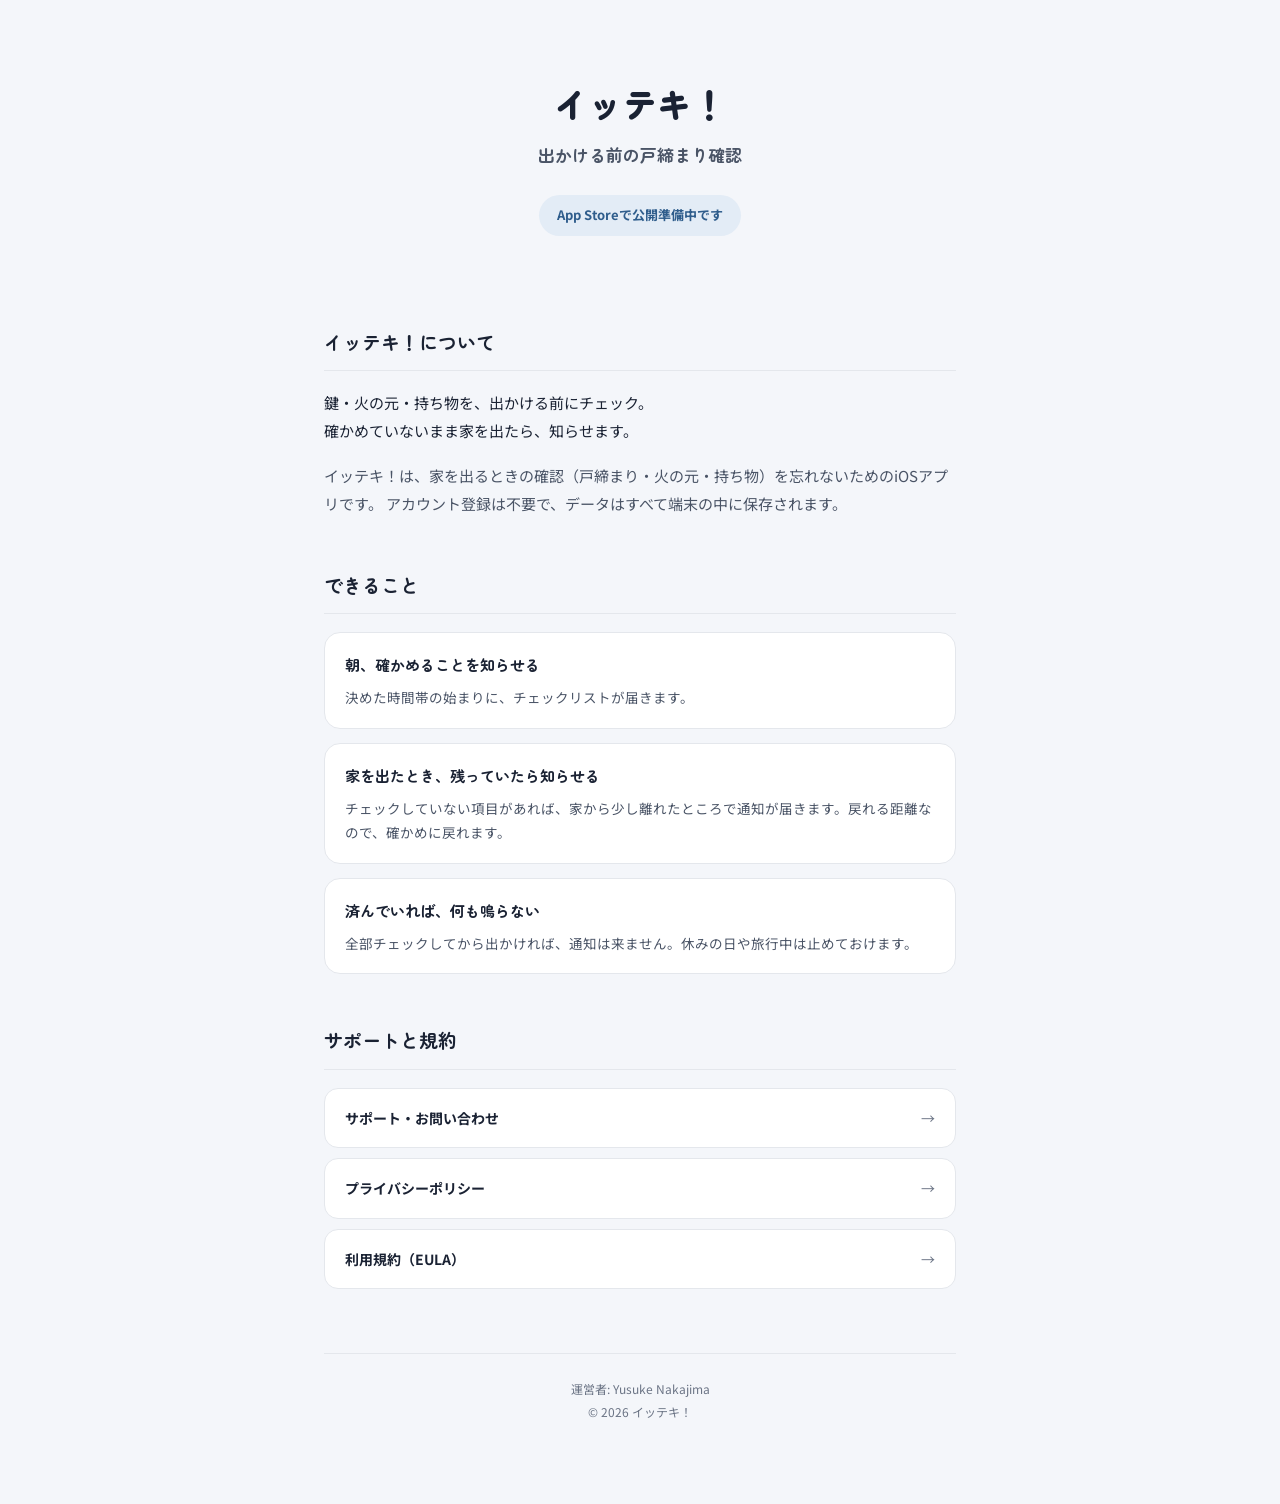
<file: Itteki/index.html>
<!doctype html>
<html lang="ja">
<meta charset="utf-8">
<meta name="viewport" content="width=device-width, initial-scale=1">
<title>イッテキ！ — 出かける前の戸締まり確認</title>
<meta name="description" content="登録した場所を出たとき、確かめていない項目（鍵・ガス・エアコン・財布など）が残っていたら知らせるiOSアプリです。">
<link rel="stylesheet" href="https://fonts.googleapis.com/css2?family=Zen+Maru+Gothic:wght@500;700;900&family=Noto+Sans+JP:wght@400;500;700&display=swap">
<link rel="stylesheet" href="style.css">

<div class="wrap">
  <header class="hero">
    <h1>イッテキ！</h1>
    <p class="tagline">出かける前の戸締まり確認</p>
    <!-- 公開後、ここをApp Storeへのリンクに差し替える -->
    <span class="status">App Storeで公開準備中です</span>
  </header>

  <section>
    <h2>イッテキ！について</h2>
    <p class="lead">
      鍵・火の元・持ち物を、出かける前にチェック。<br>
      確かめていないまま家を出たら、知らせます。
    </p>
    <p>
      イッテキ！は、家を出るときの確認（戸締まり・火の元・持ち物）を忘れないためのiOSアプリです。
      アカウント登録は不要で、データはすべて端末の中に保存されます。
    </p>
  </section>

  <section>
    <h2>できること</h2>
    <div class="features">
      <div class="feature">
        <h3>朝、確かめることを知らせる</h3>
        <p>決めた時間帯の始まりに、チェックリストが届きます。</p>
      </div>
      <div class="feature">
        <h3>家を出たとき、残っていたら知らせる</h3>
        <p>チェックしていない項目があれば、家から少し離れたところで通知が届きます。戻れる距離なので、確かめに戻れます。</p>
      </div>
      <div class="feature">
        <h3>済んでいれば、何も鳴らない</h3>
        <p>全部チェックしてから出かければ、通知は来ません。休みの日や旅行中は止めておけます。</p>
      </div>
    </div>
  </section>

  <section>
    <h2>サポートと規約</h2>
    <nav class="links">
      <a href="support.html">サポート・お問い合わせ<span class="arrow">→</span></a>
      <a href="privacy.html">プライバシーポリシー<span class="arrow">→</span></a>
      <a href="https://www.apple.com/legal/internet-services/itunes/dev/stdeula/">利用規約（EULA）<span class="arrow">→</span></a>
    </nav>
  </section>

  <footer>
    運営者: Yusuke Nakajima<br>
    &copy; 2026 イッテキ！
  </footer>
</div>
</file>
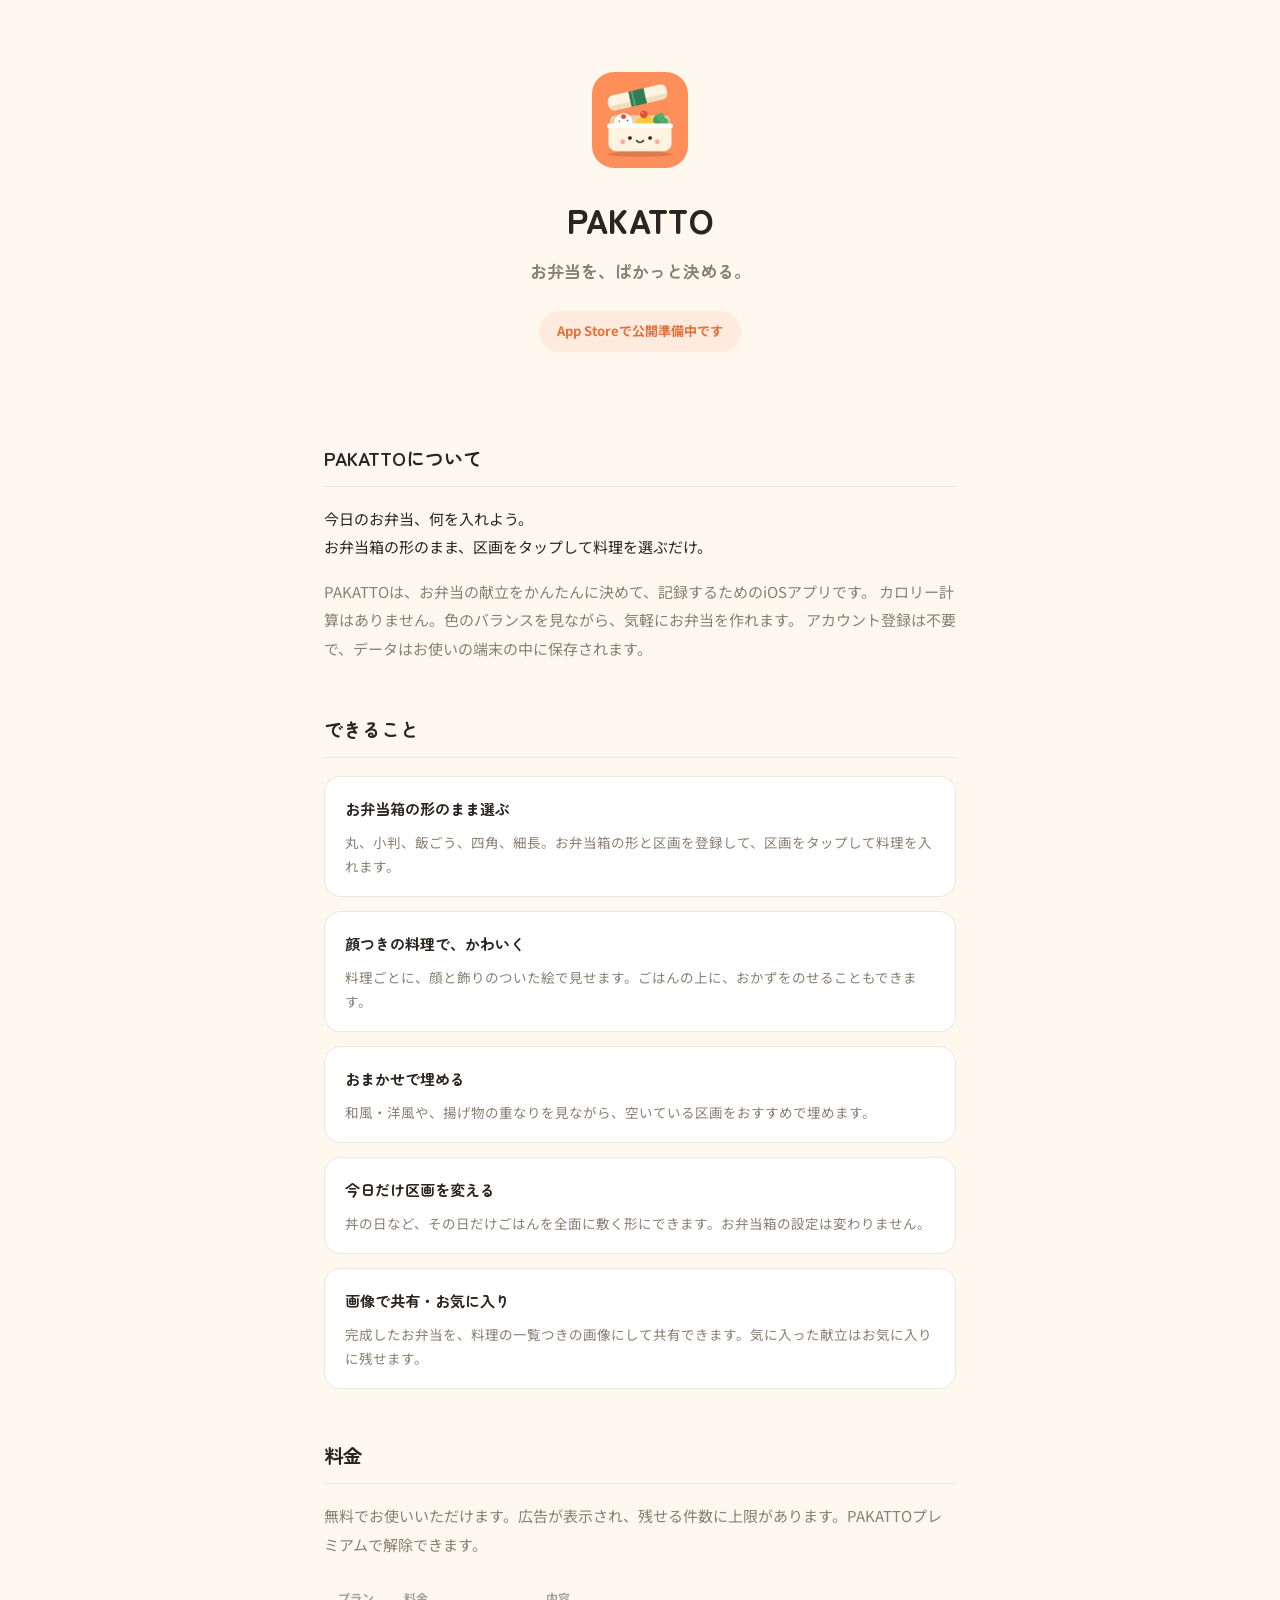
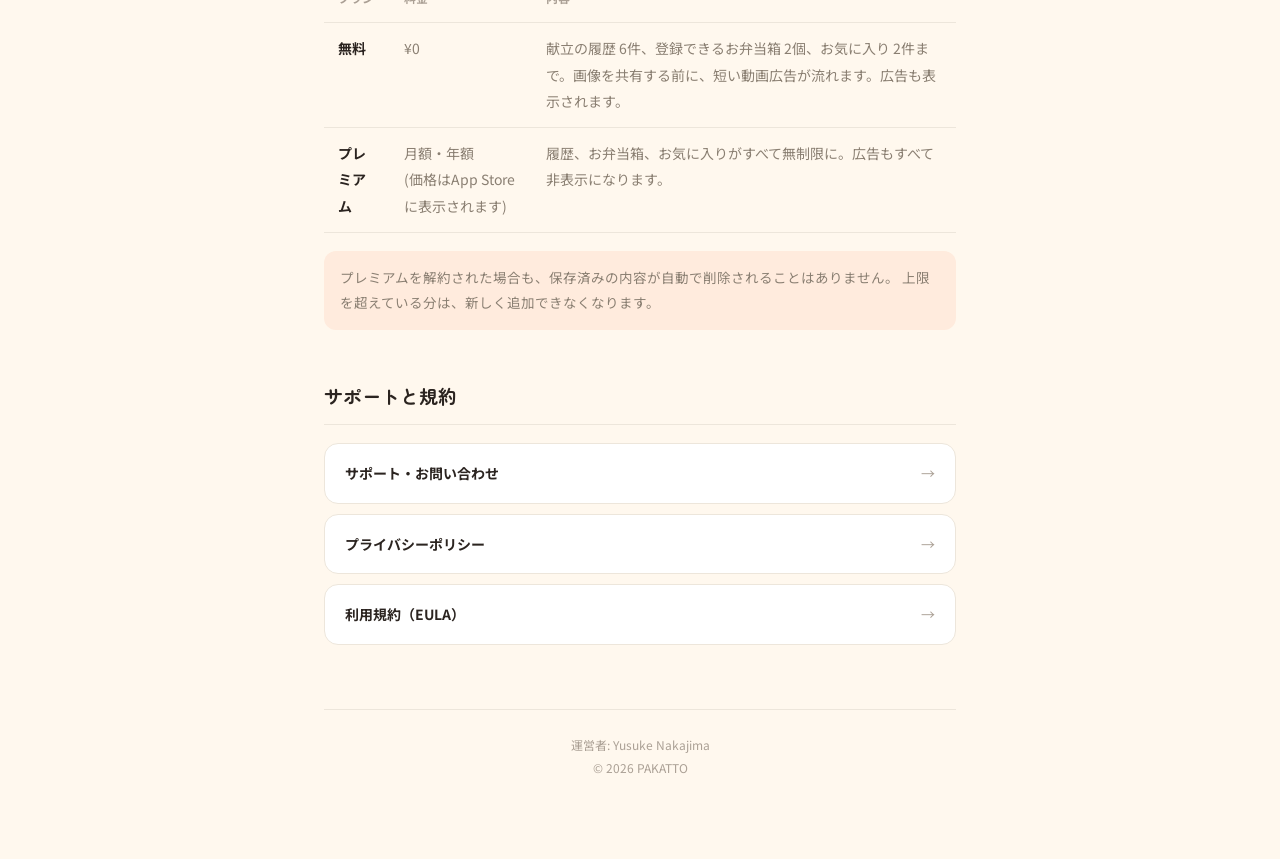
<file: PAKATTO/index.html>
<!doctype html>
<html lang="ja">
<meta charset="utf-8">
<meta name="viewport" content="width=device-width, initial-scale=1">
<title>PAKATTO — お弁当を、ぱかっと決める</title>
<meta name="description" content="お弁当箱の形に合わせて、区画ごとに料理を選ぶだけ。かんたんなお弁当の献立アプリです。">
<link rel="icon" href="icon.png">
<link rel="stylesheet" href="https://fonts.googleapis.com/css2?family=Zen+Maru+Gothic:wght@500;700;900&family=Noto+Sans+JP:wght@400;500;700&display=swap">
<link rel="stylesheet" href="style.css">

<!-- アプリ名を変えるときは、このフォルダ名とPAKATTOの表記(5ページ)を置き換える -->
<div class="wrap">
  <header class="hero">
    <img class="icon" src="icon.png" alt="PAKATTO">
    <h1>PAKATTO</h1>
    <p class="tagline">お弁当を、ぱかっと決める。</p>
    <!-- 公開後、ここをApp Storeへのリンクに差し替える -->
    <span class="status">App Storeで公開準備中です</span>
  </header>

  <section>
    <h2>PAKATTOについて</h2>
    <p class="lead">
      今日のお弁当、何を入れよう。<br>
      お弁当箱の形のまま、区画をタップして料理を選ぶだけ。
    </p>
    <p>
      PAKATTOは、お弁当の献立をかんたんに決めて、記録するためのiOSアプリです。
      カロリー計算はありません。色のバランスを見ながら、気軽にお弁当を作れます。
      アカウント登録は不要で、データはお使いの端末の中に保存されます。
    </p>
  </section>

  <section>
    <h2>できること</h2>
    <div class="features">
      <div class="feature">
        <h3>お弁当箱の形のまま選ぶ</h3>
        <p>丸、小判、飯ごう、四角、細長。お弁当箱の形と区画を登録して、区画をタップして料理を入れます。</p>
      </div>
      <div class="feature">
        <h3>顔つきの料理で、かわいく</h3>
        <p>料理ごとに、顔と飾りのついた絵で見せます。ごはんの上に、おかずをのせることもできます。</p>
      </div>
      <div class="feature">
        <h3>おまかせで埋める</h3>
        <p>和風・洋風や、揚げ物の重なりを見ながら、空いている区画をおすすめで埋めます。</p>
      </div>
      <div class="feature">
        <h3>今日だけ区画を変える</h3>
        <p>丼の日など、その日だけごはんを全面に敷く形にできます。お弁当箱の設定は変わりません。</p>
      </div>
      <div class="feature">
        <h3>画像で共有・お気に入り</h3>
        <p>完成したお弁当を、料理の一覧つきの画像にして共有できます。気に入った献立はお気に入りに残せます。</p>
      </div>
    </div>
  </section>

  <section>
    <h2>料金</h2>
    <p>無料でお使いいただけます。広告が表示され、残せる件数に上限があります。PAKATTOプレミアムで解除できます。</p>
    <table class="plans">
      <tr>
        <th>プラン</th>
        <th>料金</th>
        <th>内容</th>
      </tr>
      <tr>
        <td class="name">無料</td>
        <td>¥0</td>
        <td>献立の履歴 6件、登録できるお弁当箱 2個、お気に入り 2件まで。画像を共有する前に、短い動画広告が流れます。広告も表示されます。</td>
      </tr>
      <tr>
        <td class="name">プレミアム</td>
        <td>月額・年額<br>(価格はApp Storeに表示されます)</td>
        <td>履歴、お弁当箱、お気に入りがすべて無制限に。広告もすべて非表示になります。</td>
      </tr>
    </table>
    <p class="note">
      プレミアムを解約された場合も、保存済みの内容が自動で削除されることはありません。
      上限を超えている分は、新しく追加できなくなります。
    </p>
  </section>

  <section>
    <h2>サポートと規約</h2>
    <nav class="links">
      <a href="support.html">サポート・お問い合わせ<span class="arrow">→</span></a>
      <a href="privacy.html">プライバシーポリシー<span class="arrow">→</span></a>
      <a href="https://www.apple.com/legal/internet-services/itunes/dev/stdeula/">利用規約（EULA）<span class="arrow">→</span></a>
    </nav>
  </section>

  <footer>
    運営者: Yusuke Nakajima<br>
    &copy; 2026 PAKATTO
  </footer>
</div>
</file>
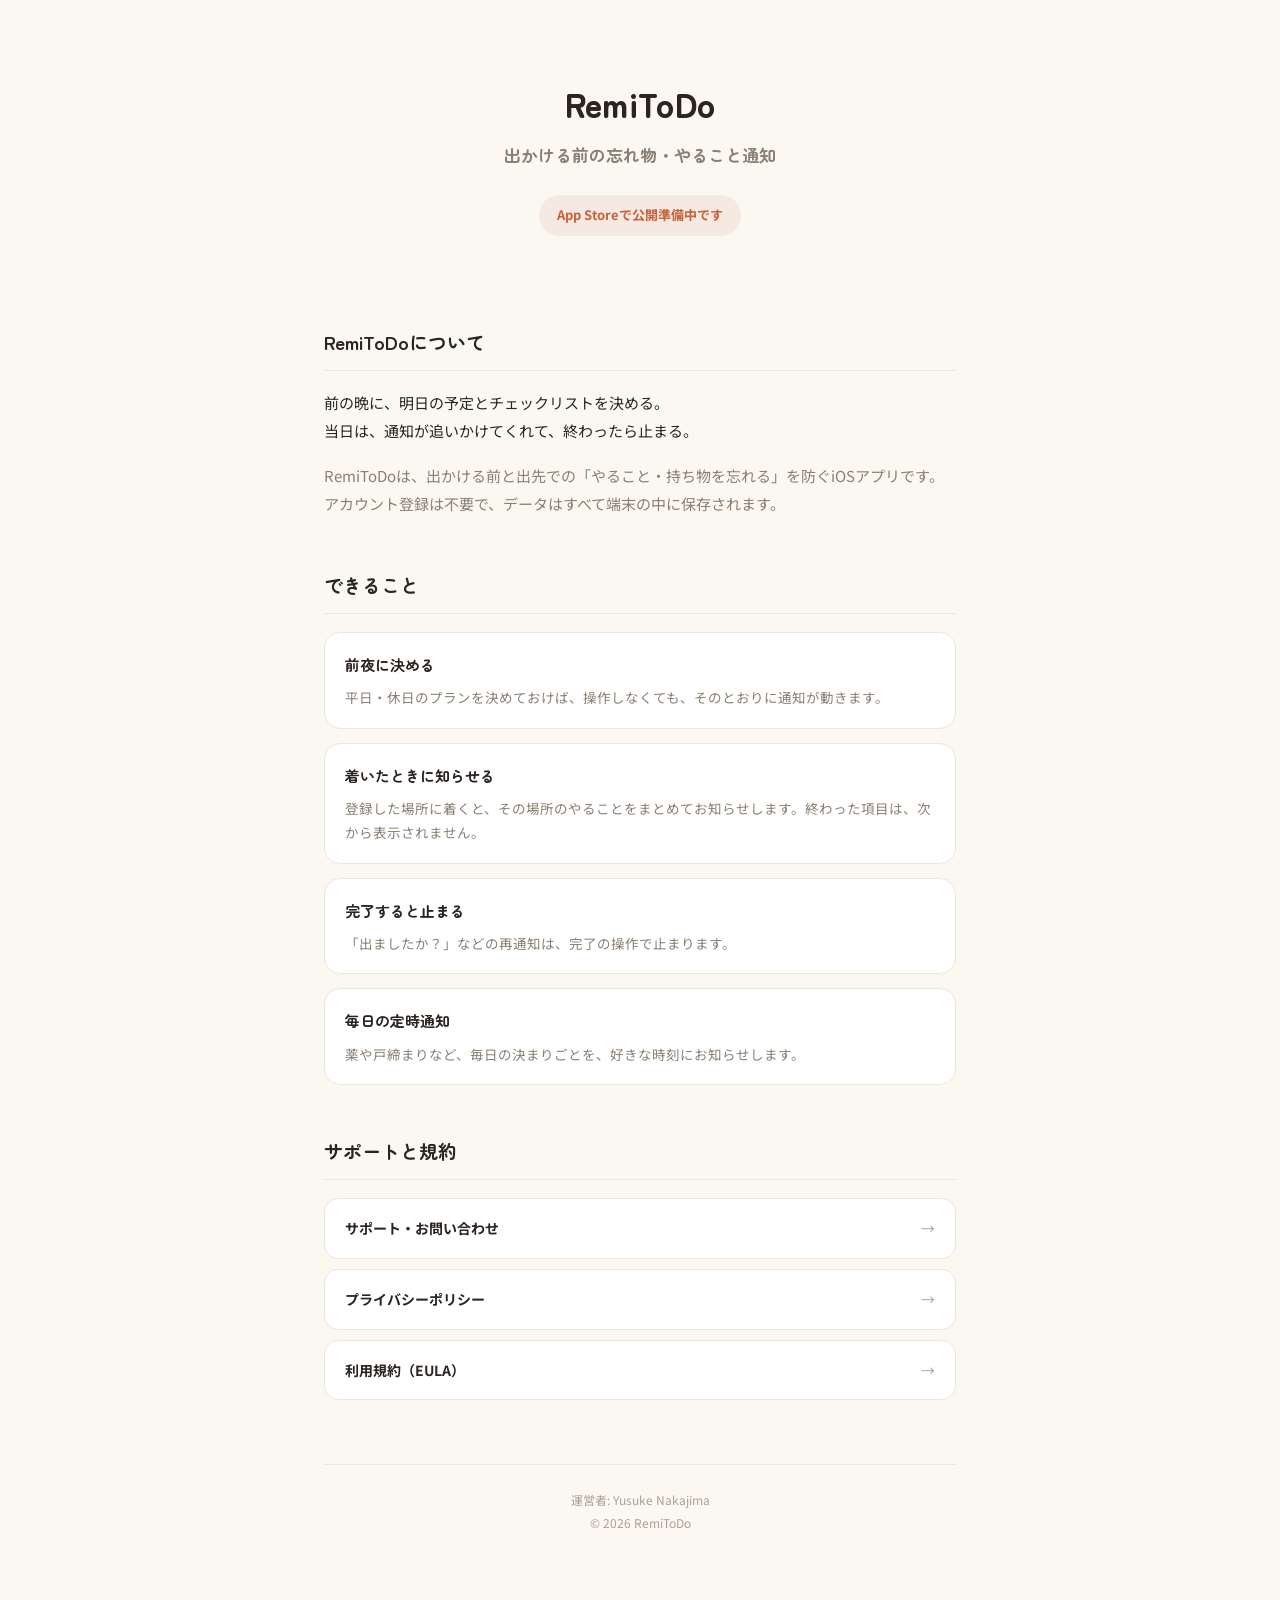
<file: RemiToDo/index.html>
<!doctype html>
<html lang="ja">
<meta charset="utf-8">
<meta name="viewport" content="width=device-width, initial-scale=1">
<title>RemiToDo — 出かける前の忘れ物・やること通知</title>
<meta name="description" content="前夜に明日の予定とチェックリストを決めると、当日は通知が追いかけてくれるiOSアプリです。">
<link rel="stylesheet" href="https://fonts.googleapis.com/css2?family=Zen+Maru+Gothic:wght@500;700;900&family=Noto+Sans+JP:wght@400;500;700&display=swap">
<link rel="stylesheet" href="style.css">

<div class="wrap">
  <header class="hero">
    <h1>RemiToDo</h1>
    <p class="tagline">出かける前の忘れ物・やること通知</p>
    <!-- 公開後、ここをApp Storeへのリンクに差し替える -->
    <span class="status">App Storeで公開準備中です</span>
  </header>

  <section>
    <h2>RemiToDoについて</h2>
    <p class="lead">
      前の晩に、明日の予定とチェックリストを決める。<br>
      当日は、通知が追いかけてくれて、終わったら止まる。
    </p>
    <p>
      RemiToDoは、出かける前と出先での「やること・持ち物を忘れる」を防ぐiOSアプリです。
      アカウント登録は不要で、データはすべて端末の中に保存されます。
    </p>
  </section>

  <section>
    <h2>できること</h2>
    <div class="features">
      <div class="feature">
        <h3>前夜に決める</h3>
        <p>平日・休日のプランを決めておけば、操作しなくても、そのとおりに通知が動きます。</p>
      </div>
      <div class="feature">
        <h3>着いたときに知らせる</h3>
        <p>登録した場所に着くと、その場所のやることをまとめてお知らせします。終わった項目は、次から表示されません。</p>
      </div>
      <div class="feature">
        <h3>完了すると止まる</h3>
        <p>「出ましたか？」などの再通知は、完了の操作で止まります。</p>
      </div>
      <div class="feature">
        <h3>毎日の定時通知</h3>
        <p>薬や戸締まりなど、毎日の決まりごとを、好きな時刻にお知らせします。</p>
      </div>
    </div>
  </section>

  <section>
    <h2>サポートと規約</h2>
    <nav class="links">
      <a href="support.html">サポート・お問い合わせ<span class="arrow">→</span></a>
      <a href="privacy.html">プライバシーポリシー<span class="arrow">→</span></a>
      <a href="https://www.apple.com/legal/internet-services/itunes/dev/stdeula/">利用規約（EULA）<span class="arrow">→</span></a>
    </nav>
  </section>

  <footer>
    運営者: Yusuke Nakajima<br>
    &copy; 2026 RemiToDo
  </footer>
</div>
</file>
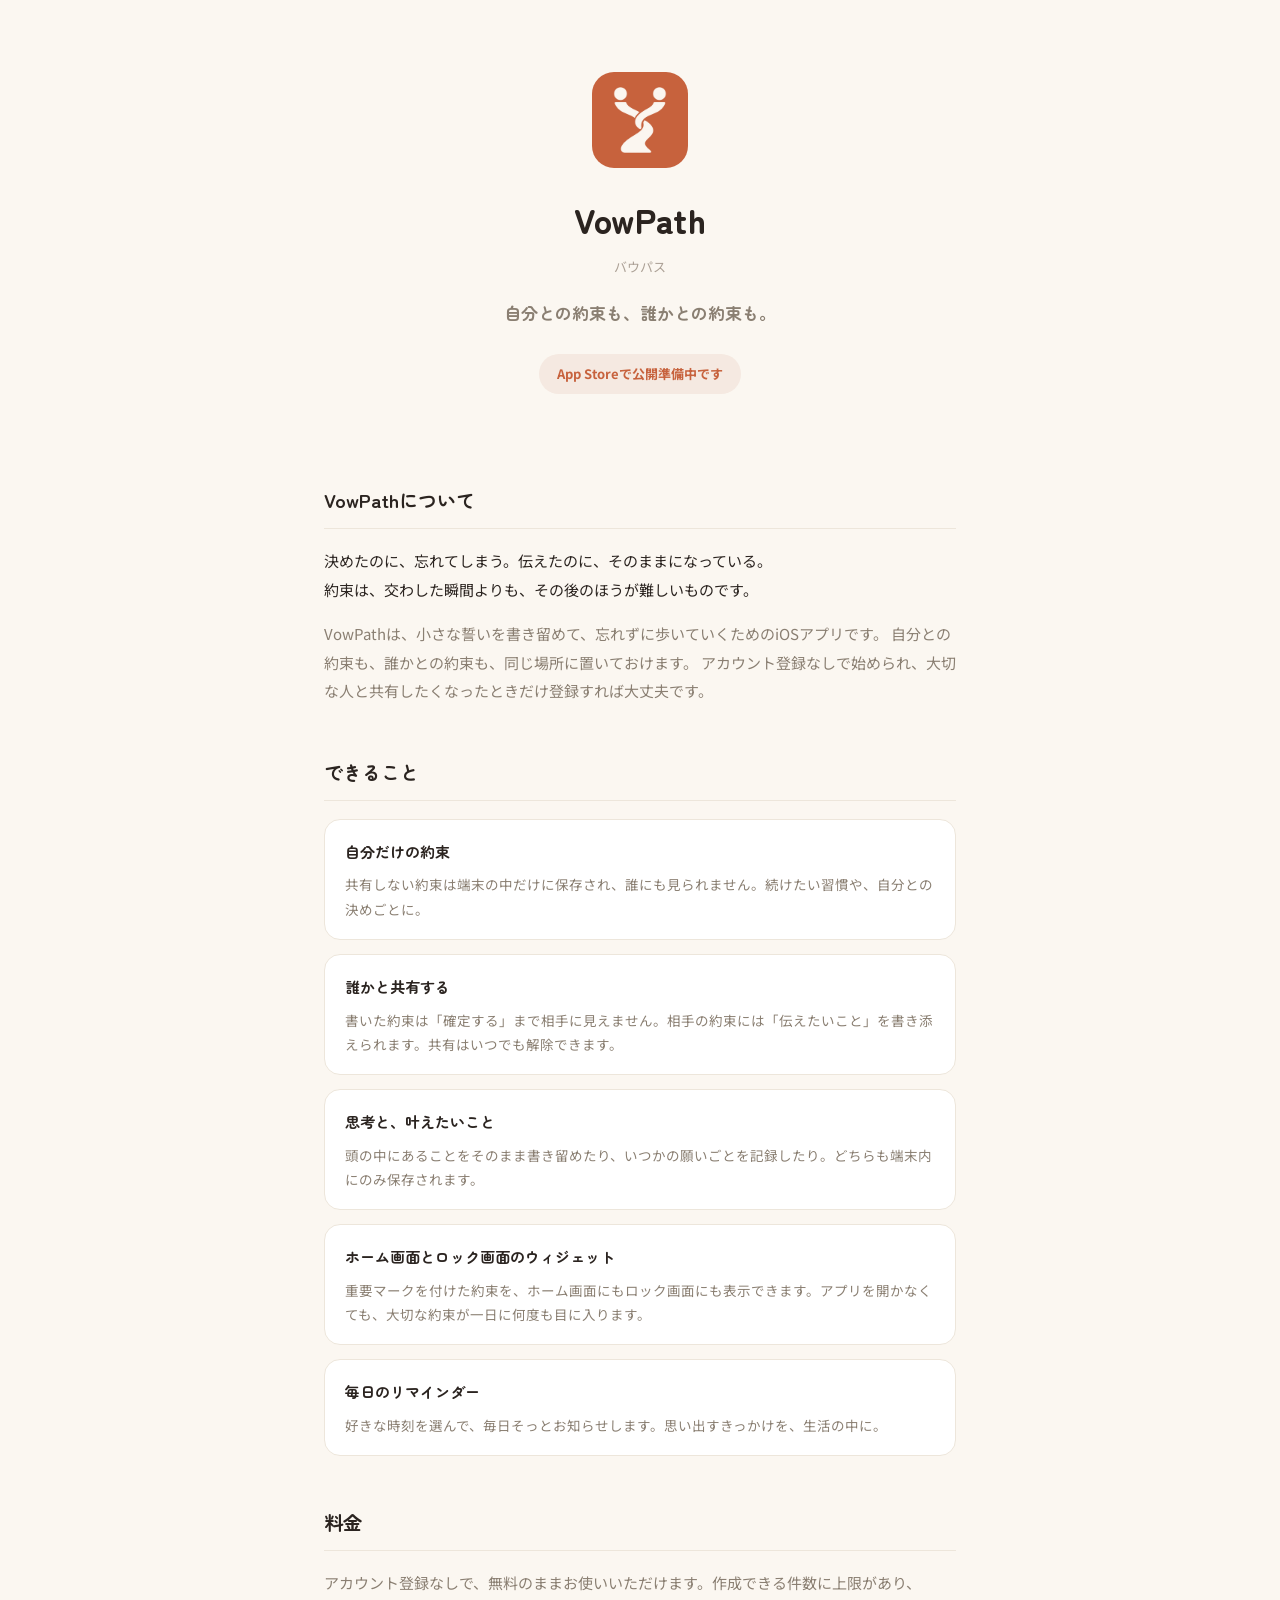
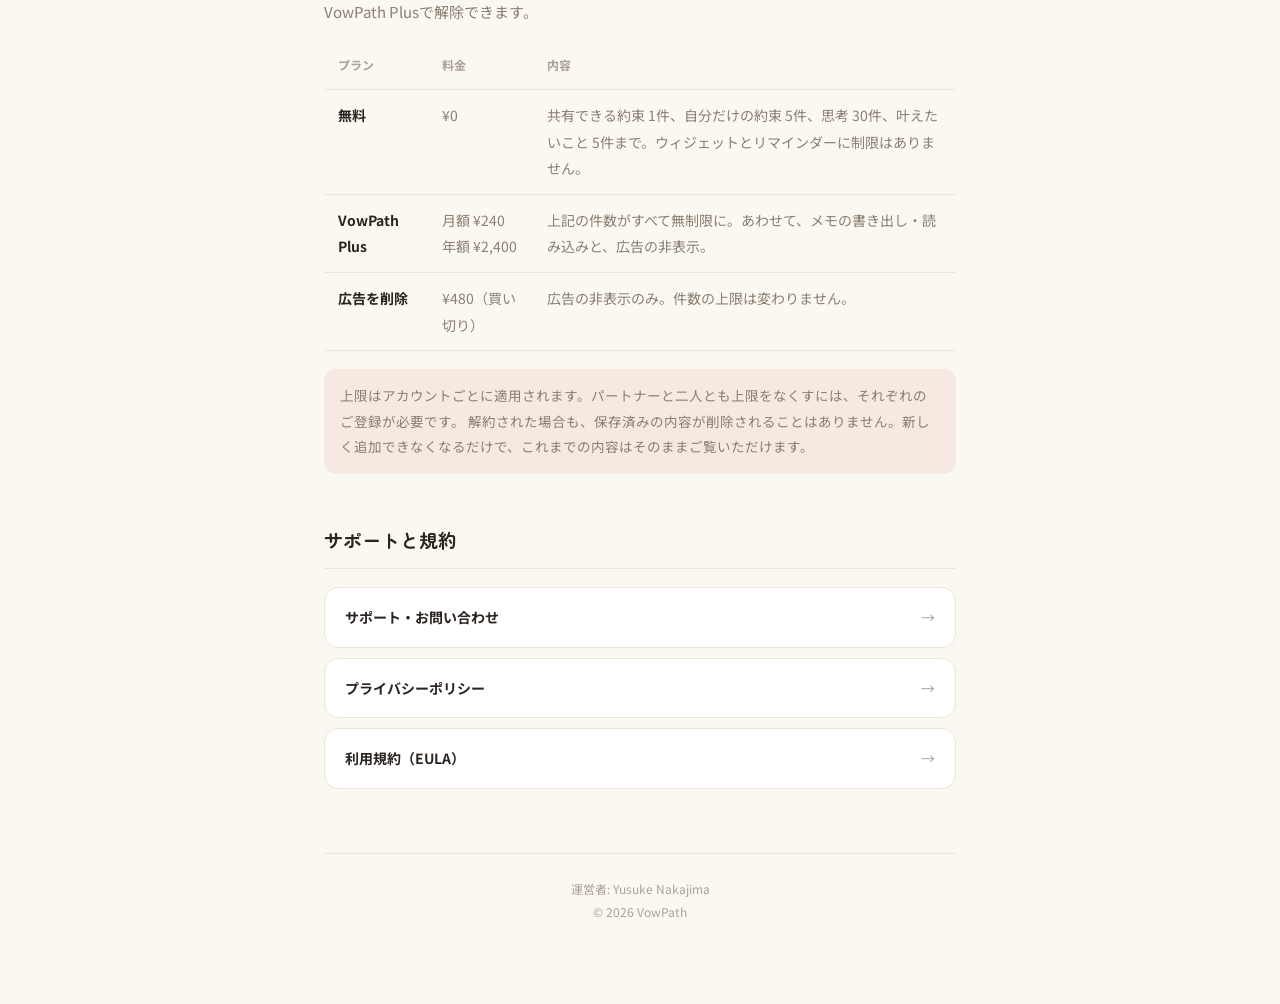
<file: VowPath/index.html>
<!doctype html>
<html lang="ja">
<meta charset="utf-8">
<meta name="viewport" content="width=device-width, initial-scale=1">
<title>VowPath（バウパス） — 約束を、忘れないために</title>
<meta name="description" content="自分との約束も、誰かとの約束も。書き留めて、忘れずにいるためのiOSアプリです。">
<link rel="icon" href="icon.png">
<link rel="stylesheet" href="https://fonts.googleapis.com/css2?family=Zen+Maru+Gothic:wght@500;700;900&family=Noto+Sans+JP:wght@400;500;700&display=swap">
<link rel="stylesheet" href="style.css">

<div class="wrap">
  <header class="hero">
    <img class="icon" src="icon.png" alt="VowPath">
    <h1>VowPath</h1>
    <p class="reading">バウパス</p>
    <p class="tagline">自分との約束も、誰かとの約束も。</p>
    <!-- 公開後、ここをApp Storeへのリンクに差し替える -->
    <span class="status">App Storeで公開準備中です</span>
  </header>

  <section>
    <h2>VowPathについて</h2>
    <p class="lead">
      決めたのに、忘れてしまう。伝えたのに、そのままになっている。<br>
      約束は、交わした瞬間よりも、その後のほうが難しいものです。
    </p>
    <p>
      VowPathは、小さな誓いを書き留めて、忘れずに歩いていくためのiOSアプリです。
      自分との約束も、誰かとの約束も、同じ場所に置いておけます。
      アカウント登録なしで始められ、大切な人と共有したくなったときだけ登録すれば大丈夫です。
    </p>
  </section>

  <section>
    <h2>できること</h2>
    <div class="features">
      <div class="feature">
        <h3>自分だけの約束</h3>
        <p>共有しない約束は端末の中だけに保存され、誰にも見られません。続けたい習慣や、自分との決めごとに。</p>
      </div>
      <div class="feature">
        <h3>誰かと共有する</h3>
        <p>書いた約束は「確定する」まで相手に見えません。相手の約束には「伝えたいこと」を書き添えられます。共有はいつでも解除できます。</p>
      </div>
      <div class="feature">
        <h3>思考と、叶えたいこと</h3>
        <p>頭の中にあることをそのまま書き留めたり、いつかの願いごとを記録したり。どちらも端末内にのみ保存されます。</p>
      </div>
      <div class="feature">
        <h3>ホーム画面とロック画面のウィジェット</h3>
        <p>重要マークを付けた約束を、ホーム画面にもロック画面にも表示できます。アプリを開かなくても、大切な約束が一日に何度も目に入ります。</p>
      </div>
      <div class="feature">
        <h3>毎日のリマインダー</h3>
        <p>好きな時刻を選んで、毎日そっとお知らせします。思い出すきっかけを、生活の中に。</p>
      </div>
    </div>
  </section>

  <section>
    <h2>料金</h2>
    <p>アカウント登録なしで、無料のままお使いいただけます。作成できる件数に上限があり、VowPath Plusで解除できます。</p>
    <table class="plans">
      <tr>
        <th>プラン</th>
        <th>料金</th>
        <th>内容</th>
      </tr>
      <tr>
        <td class="name">無料</td>
        <td>¥0</td>
        <td>共有できる約束 1件、自分だけの約束 5件、思考 30件、叶えたいこと 5件まで。ウィジェットとリマインダーに制限はありません。</td>
      </tr>
      <tr>
        <td class="name">VowPath Plus</td>
        <td>月額 ¥240<br>年額 ¥2,400</td>
        <td>上記の件数がすべて無制限に。あわせて、メモの書き出し・読み込みと、広告の非表示。</td>
      </tr>
      <tr>
        <td class="name">広告を削除</td>
        <td>¥480（買い切り）</td>
        <td>広告の非表示のみ。件数の上限は変わりません。</td>
      </tr>
    </table>
    <p class="note">
      上限はアカウントごとに適用されます。パートナーと二人とも上限をなくすには、それぞれのご登録が必要です。
      解約された場合も、保存済みの内容が削除されることはありません。新しく追加できなくなるだけで、これまでの内容はそのままご覧いただけます。
    </p>
  </section>

  <section>
    <h2>サポートと規約</h2>
    <nav class="links">
      <a href="support.html">サポート・お問い合わせ<span class="arrow">→</span></a>
      <a href="privacy.html">プライバシーポリシー<span class="arrow">→</span></a>
      <a href="https://www.apple.com/legal/internet-services/itunes/dev/stdeula/">利用規約（EULA）<span class="arrow">→</span></a>
    </nav>
  </section>

  <footer>
    運営者: Yusuke Nakajima<br>
    &copy; 2026 VowPath
  </footer>
</div>
</file>
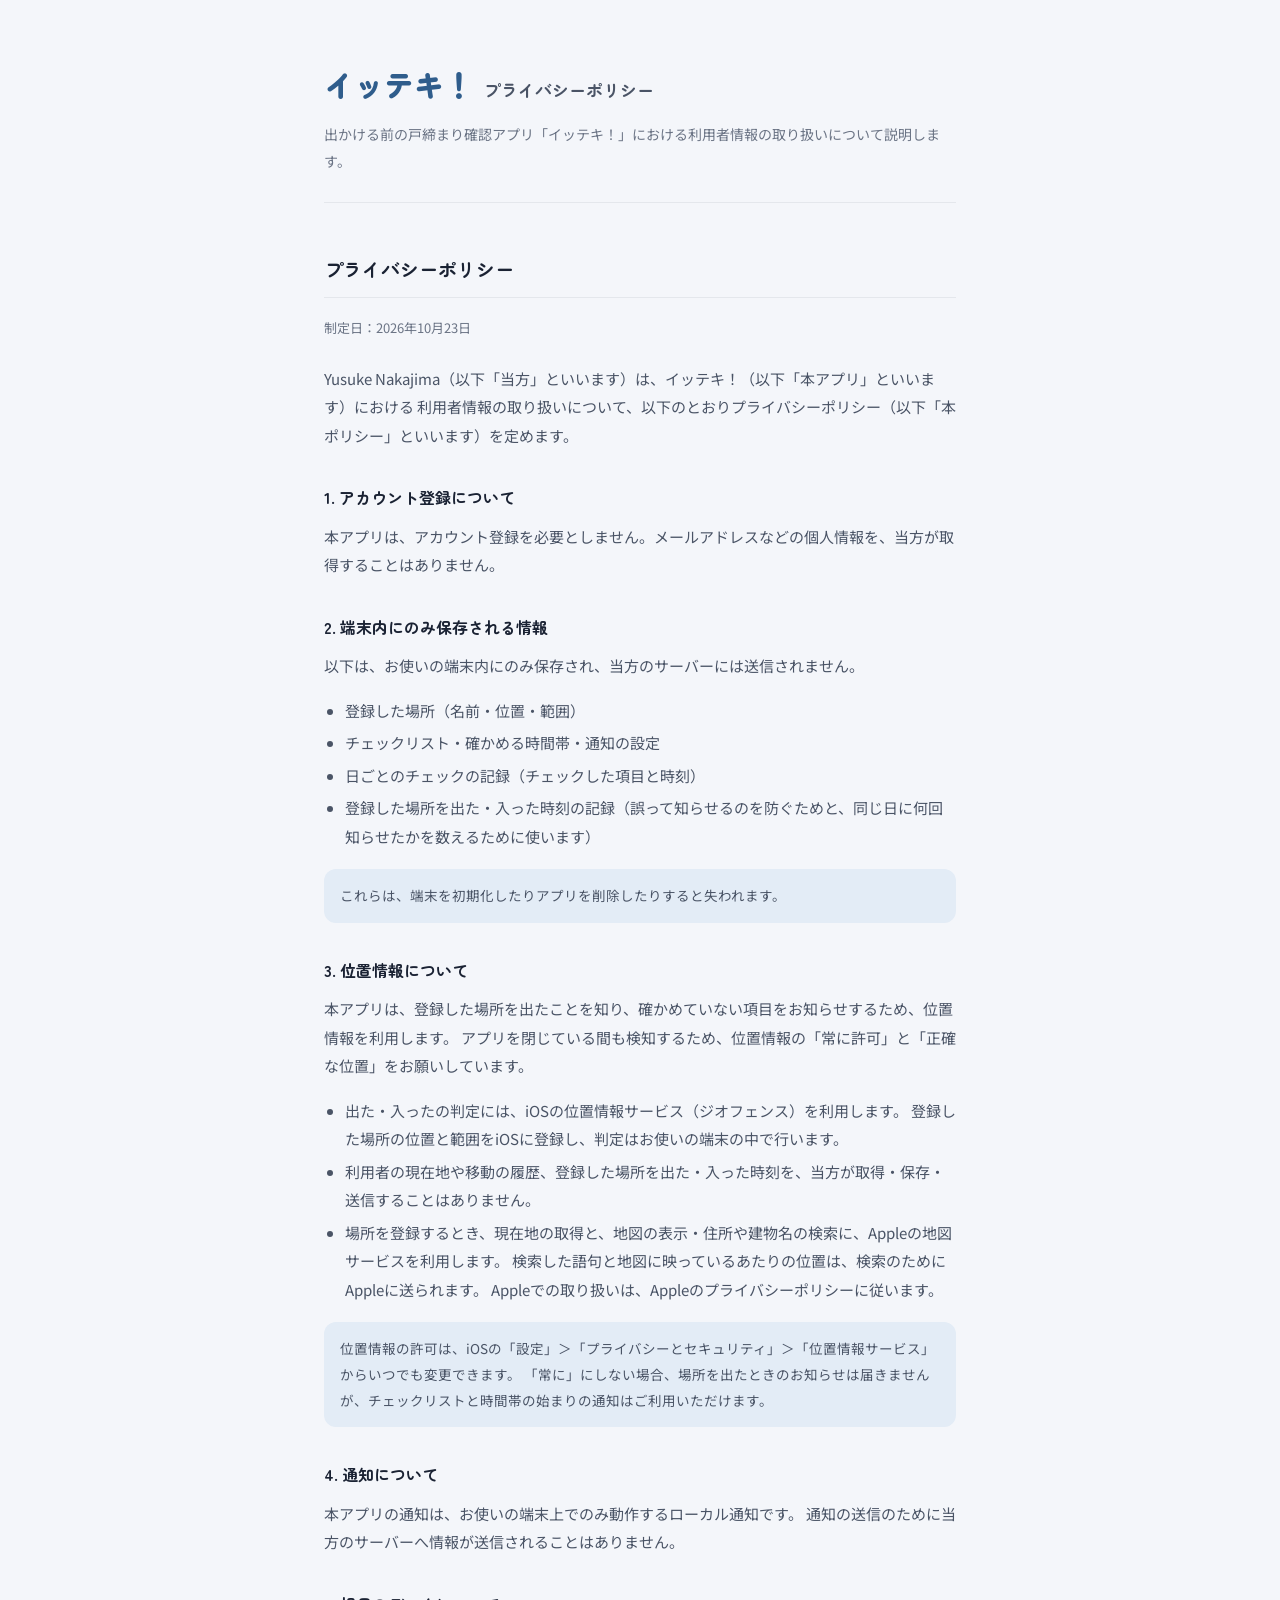
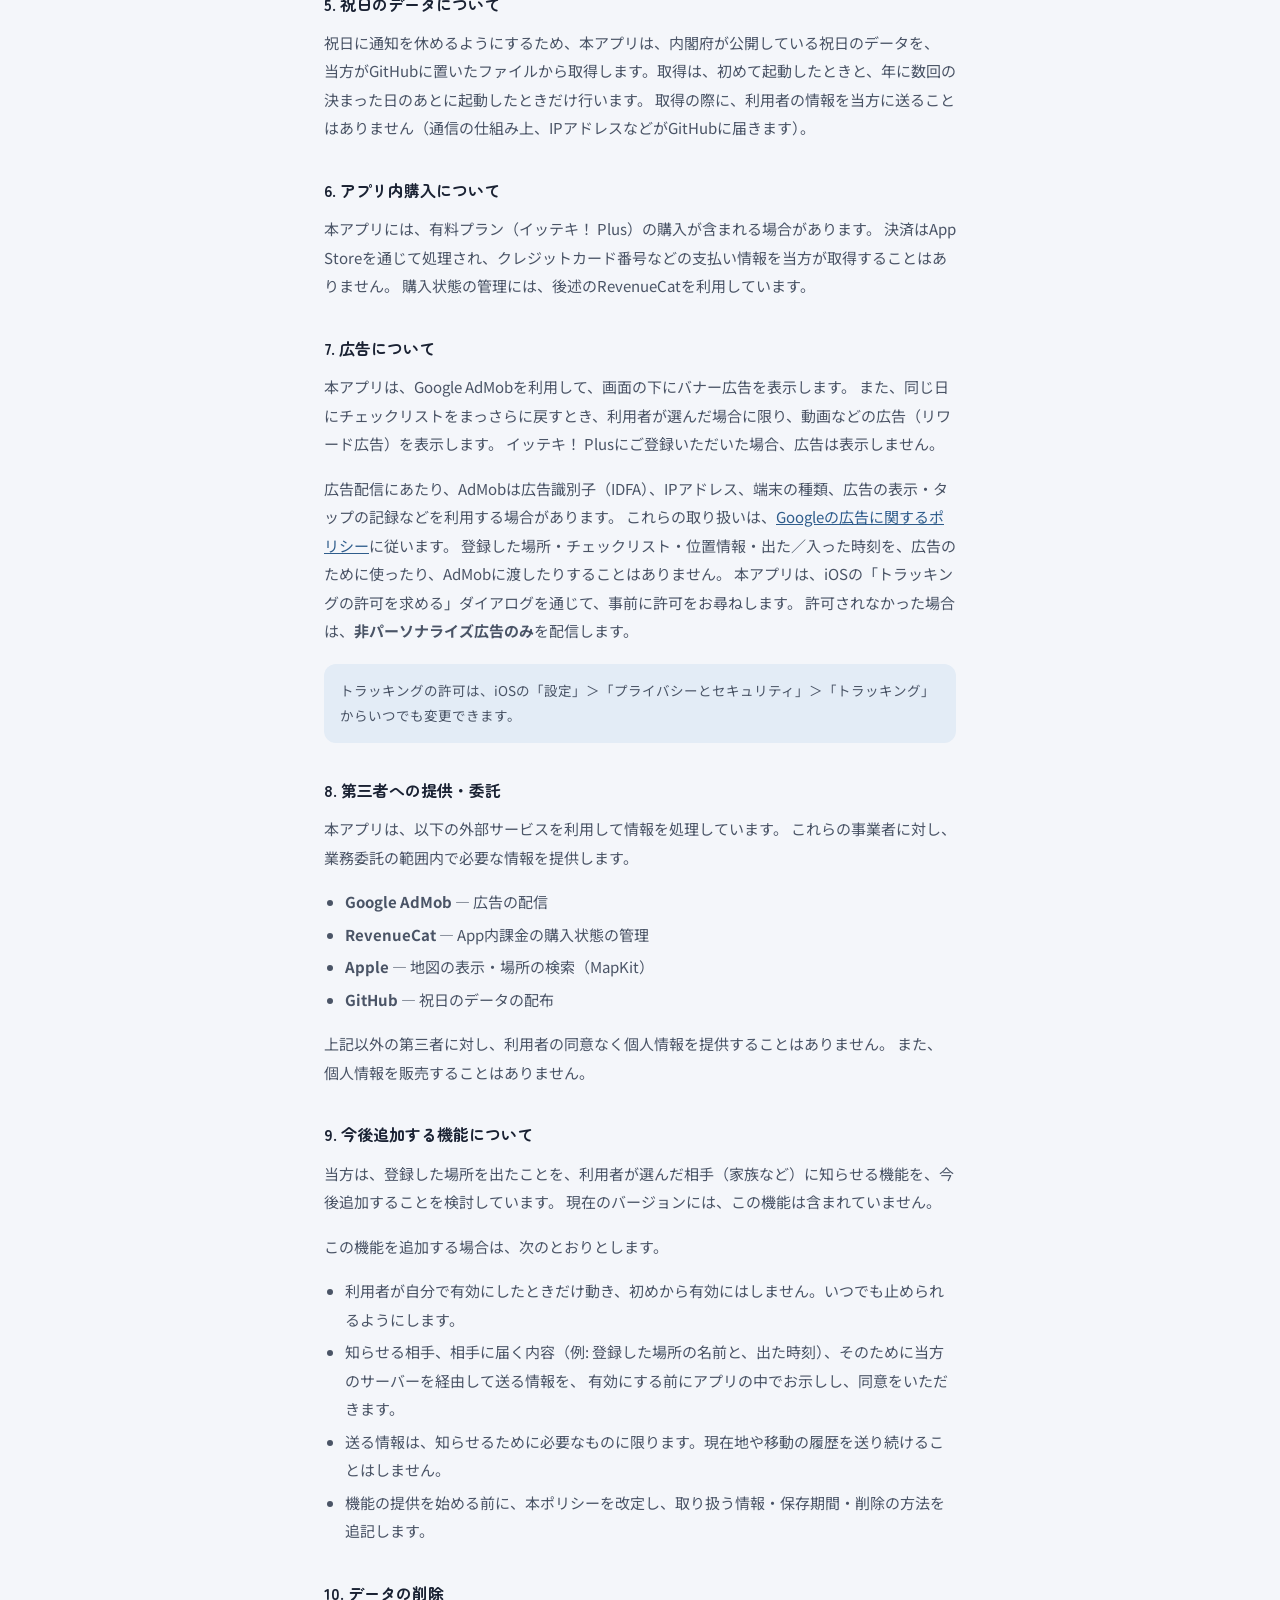
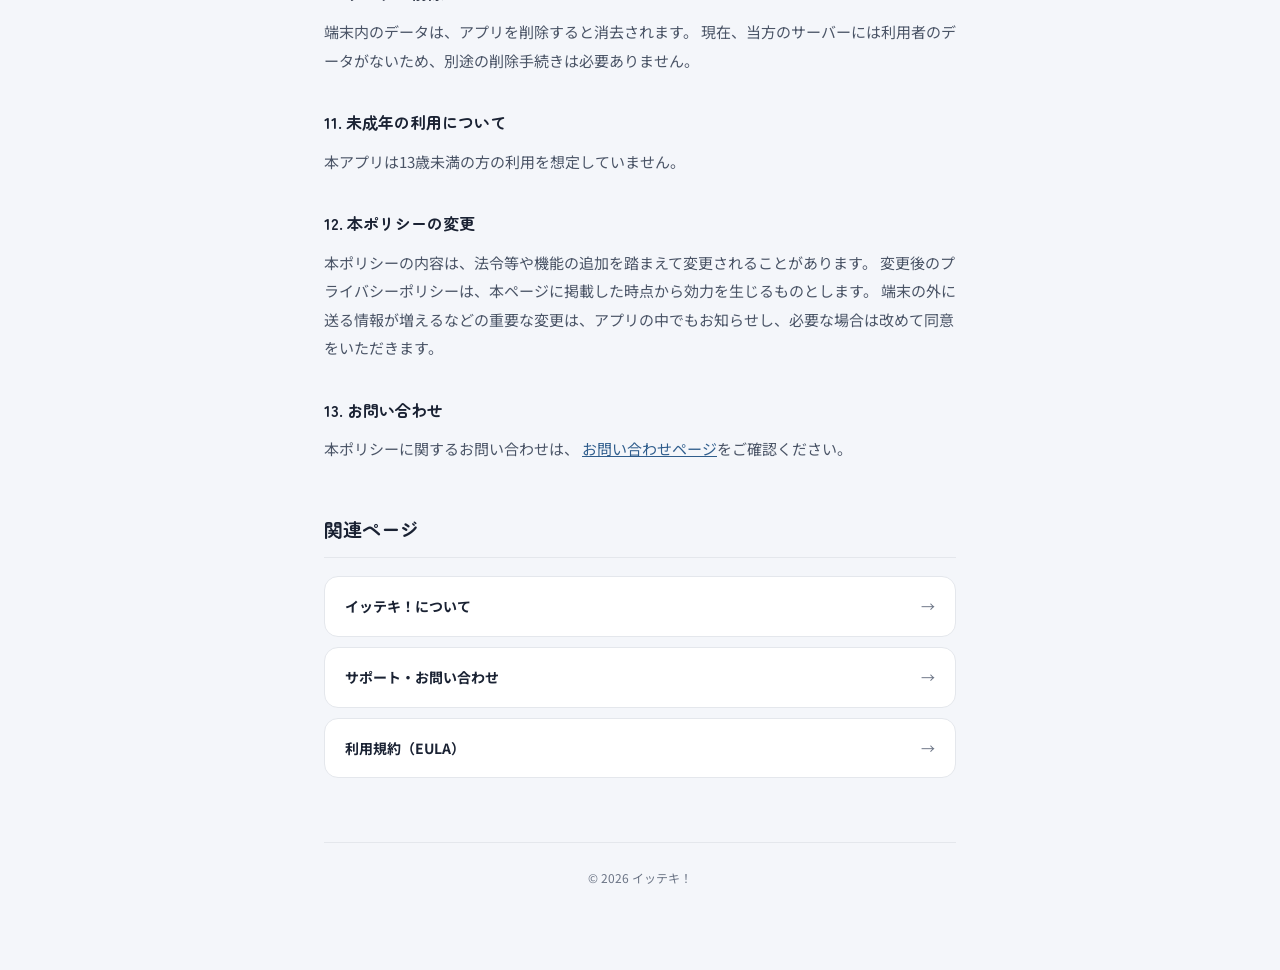
<file: Itteki/privacy.html>
<!doctype html>
<html lang="ja">
<meta charset="utf-8">
<meta name="viewport" content="width=device-width, initial-scale=1">
<title>イッテキ！ プライバシーポリシー</title>
<link rel="stylesheet" href="https://fonts.googleapis.com/css2?family=Zen+Maru+Gothic:wght@500;700;900&family=Noto+Sans+JP:wght@400;500;700&display=swap">
<link rel="stylesheet" href="style.css">

<div class="wrap">
  <header class="page">
    <p class="wordmark"><span class="name">イッテキ！</span><span class="kind">プライバシーポリシー</span></p>
    <p class="lede">
      出かける前の戸締まり確認アプリ「イッテキ！」における利用者情報の取り扱いについて説明します。
    </p>
  </header>

  <section>
    <h2>プライバシーポリシー</h2>
    <p class="updated">制定日：2026年10月23日</p>

    <p>
      Yusuke Nakajima（以下「当方」といいます）は、イッテキ！（以下「本アプリ」といいます）における
      利用者情報の取り扱いについて、以下のとおりプライバシーポリシー（以下「本ポリシー」といいます）を定めます。
    </p>

    <h3>1. アカウント登録について</h3>
    <p>本アプリは、アカウント登録を必要としません。メールアドレスなどの個人情報を、当方が取得することはありません。</p>

    <h3>2. 端末内にのみ保存される情報</h3>
    <p>以下は、お使いの端末内にのみ保存され、当方のサーバーには送信されません。</p>
    <ul>
      <li>登録した場所（名前・位置・範囲）</li>
      <li>チェックリスト・確かめる時間帯・通知の設定</li>
      <li>日ごとのチェックの記録（チェックした項目と時刻）</li>
      <li>登録した場所を出た・入った時刻の記録（誤って知らせるのを防ぐためと、同じ日に何回知らせたかを数えるために使います）</li>
    </ul>
    <div class="note">
      これらは、端末を初期化したりアプリを削除したりすると失われます。
    </div>

    <h3>3. 位置情報について</h3>
    <p>
      本アプリは、登録した場所を出たことを知り、確かめていない項目をお知らせするため、位置情報を利用します。
      アプリを閉じている間も検知するため、位置情報の「常に許可」と「正確な位置」をお願いしています。
    </p>
    <ul>
      <li>
        出た・入ったの判定には、iOSの位置情報サービス（ジオフェンス）を利用します。
        登録した場所の位置と範囲をiOSに登録し、判定はお使いの端末の中で行います。
      </li>
      <li>
        利用者の現在地や移動の履歴、登録した場所を出た・入った時刻を、当方が取得・保存・送信することはありません。
      </li>
      <li>
        場所を登録するとき、現在地の取得と、地図の表示・住所や建物名の検索に、Appleの地図サービスを利用します。
        検索した語句と地図に映っているあたりの位置は、検索のためにAppleに送られます。
        Appleでの取り扱いは、Appleのプライバシーポリシーに従います。
      </li>
    </ul>
    <div class="note">
      位置情報の許可は、iOSの「設定」＞「プライバシーとセキュリティ」＞「位置情報サービス」からいつでも変更できます。
      「常に」にしない場合、場所を出たときのお知らせは届きませんが、チェックリストと時間帯の始まりの通知はご利用いただけます。
    </div>

    <h3>4. 通知について</h3>
    <p>
      本アプリの通知は、お使いの端末上でのみ動作するローカル通知です。
      通知の送信のために当方のサーバーへ情報が送信されることはありません。
    </p>

    <h3>5. 祝日のデータについて</h3>
    <p>
      祝日に通知を休めるようにするため、本アプリは、内閣府が公開している祝日のデータを、
      当方がGitHubに置いたファイルから取得します。取得は、初めて起動したときと、年に数回の決まった日のあとに起動したときだけ行います。
      取得の際に、利用者の情報を当方に送ることはありません（通信の仕組み上、IPアドレスなどがGitHubに届きます）。
    </p>

    <h3>6. アプリ内購入について</h3>
    <p>
      本アプリには、有料プラン（イッテキ！ Plus）の購入が含まれる場合があります。
      決済はApp Storeを通じて処理され、クレジットカード番号などの支払い情報を当方が取得することはありません。
      購入状態の管理には、後述のRevenueCatを利用しています。
    </p>

    <h3>7. 広告について</h3>
    <p>
      本アプリは、Google AdMobを利用して、画面の下にバナー広告を表示します。
      また、同じ日にチェックリストをまっさらに戻すとき、利用者が選んだ場合に限り、動画などの広告（リワード広告）を表示します。
      イッテキ！ Plusにご登録いただいた場合、広告は表示しません。
    </p>
    <p>
      広告配信にあたり、AdMobは広告識別子（IDFA）、IPアドレス、端末の種類、広告の表示・タップの記録などを利用する場合があります。
      これらの取り扱いは、<a href="https://policies.google.com/technologies/ads?hl=ja">Googleの広告に関するポリシー</a>に従います。
      登録した場所・チェックリスト・位置情報・出た／入った時刻を、広告のために使ったり、AdMobに渡したりすることはありません。
      本アプリは、iOSの「トラッキングの許可を求める」ダイアログを通じて、事前に許可をお尋ねします。
      許可されなかった場合は、<strong>非パーソナライズ広告のみ</strong>を配信します。
    </p>
    <div class="note">
      トラッキングの許可は、iOSの「設定」＞「プライバシーとセキュリティ」＞「トラッキング」からいつでも変更できます。
    </div>

    <h3>8. 第三者への提供・委託</h3>
    <p>
      本アプリは、以下の外部サービスを利用して情報を処理しています。
      これらの事業者に対し、業務委託の範囲内で必要な情報を提供します。
    </p>
    <ul>
      <li><strong>Google AdMob</strong> — 広告の配信</li>
      <li><strong>RevenueCat</strong> — App内課金の購入状態の管理</li>
      <li><strong>Apple</strong> — 地図の表示・場所の検索（MapKit）</li>
      <li><strong>GitHub</strong> — 祝日のデータの配布</li>
    </ul>
    <p>
      上記以外の第三者に対し、利用者の同意なく個人情報を提供することはありません。
      また、個人情報を販売することはありません。
    </p>

    <h3>9. 今後追加する機能について</h3>
    <p>
      当方は、登録した場所を出たことを、利用者が選んだ相手（家族など）に知らせる機能を、今後追加することを検討しています。
      現在のバージョンには、この機能は含まれていません。
    </p>
    <p>この機能を追加する場合は、次のとおりとします。</p>
    <ul>
      <li>利用者が自分で有効にしたときだけ動き、初めから有効にはしません。いつでも止められるようにします。</li>
      <li>
        知らせる相手、相手に届く内容（例: 登録した場所の名前と、出た時刻）、そのために当方のサーバーを経由して送る情報を、
        有効にする前にアプリの中でお示しし、同意をいただきます。
      </li>
      <li>送る情報は、知らせるために必要なものに限ります。現在地や移動の履歴を送り続けることはしません。</li>
      <li>機能の提供を始める前に、本ポリシーを改定し、取り扱う情報・保存期間・削除の方法を追記します。</li>
    </ul>

    <h3>10. データの削除</h3>
    <p>
      端末内のデータは、アプリを削除すると消去されます。
      現在、当方のサーバーには利用者のデータがないため、別途の削除手続きは必要ありません。
    </p>

    <h3>11. 未成年の利用について</h3>
    <p>本アプリは13歳未満の方の利用を想定していません。</p>

    <h3>12. 本ポリシーの変更</h3>
    <p>
      本ポリシーの内容は、法令等や機能の追加を踏まえて変更されることがあります。
      変更後のプライバシーポリシーは、本ページに掲載した時点から効力を生じるものとします。
      端末の外に送る情報が増えるなどの重要な変更は、アプリの中でもお知らせし、必要な場合は改めて同意をいただきます。
    </p>

    <h3>13. お問い合わせ</h3>
    <p>
      本ポリシーに関するお問い合わせは、
      <a href="support.html">お問い合わせページ</a>をご確認ください。
    </p>
  </section>

  <section>
    <h2>関連ページ</h2>
    <nav class="links">
      <a href="./">イッテキ！について<span class="arrow">→</span></a>
      <a href="support.html">サポート・お問い合わせ<span class="arrow">→</span></a>
      <a href="https://www.apple.com/legal/internet-services/itunes/dev/stdeula/">利用規約（EULA）<span class="arrow">→</span></a>
    </nav>
  </section>

  <footer>&copy; 2026 イッテキ！</footer>
</div>
</file>
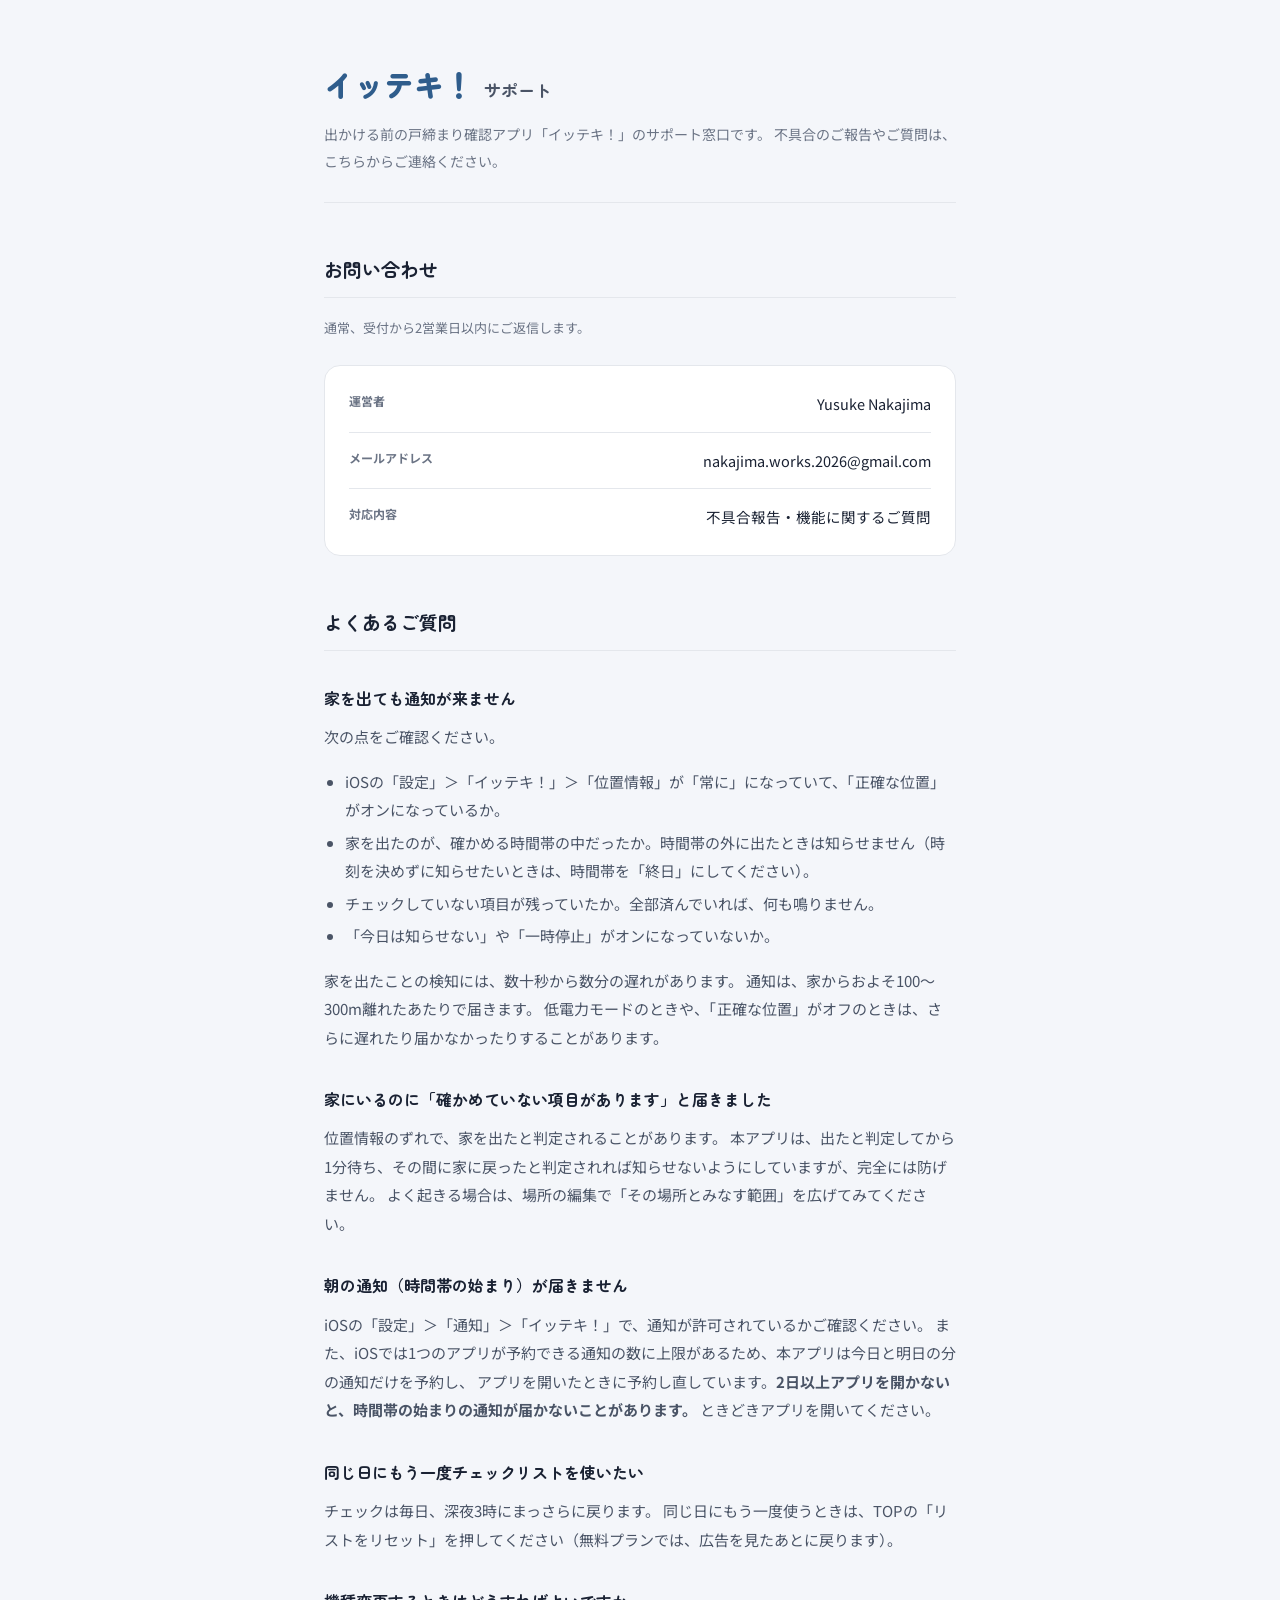
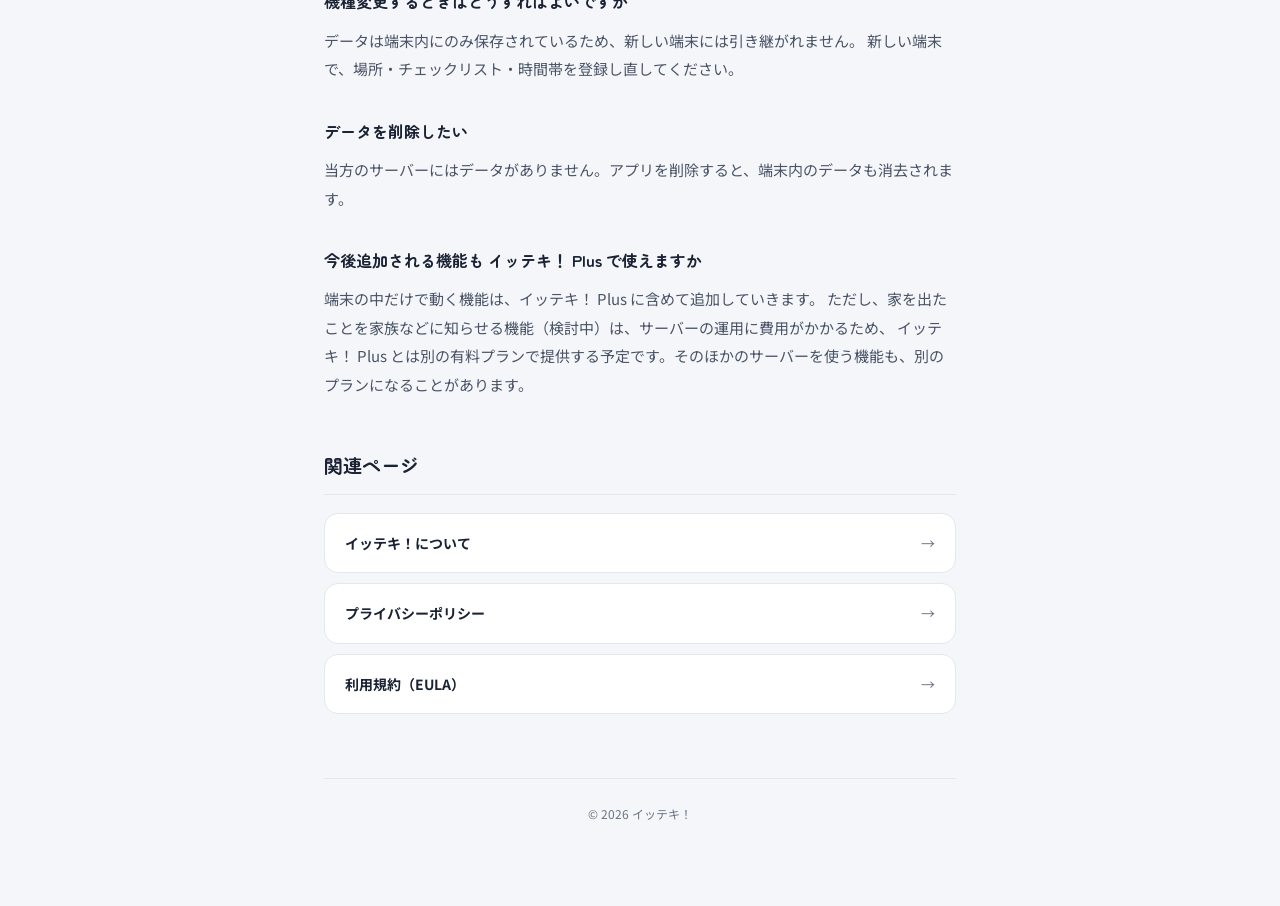
<file: Itteki/support.html>
<!doctype html>
<html lang="ja">
<meta charset="utf-8">
<meta name="viewport" content="width=device-width, initial-scale=1">
<title>イッテキ！ サポート・お問い合わせ</title>
<link rel="stylesheet" href="https://fonts.googleapis.com/css2?family=Zen+Maru+Gothic:wght@500;700;900&family=Noto+Sans+JP:wght@400;500;700&display=swap">
<link rel="stylesheet" href="style.css">

<div class="wrap">
  <header class="page">
    <p class="wordmark"><span class="name">イッテキ！</span><span class="kind">サポート</span></p>
    <p class="lede">
      出かける前の戸締まり確認アプリ「イッテキ！」のサポート窓口です。
      不具合のご報告やご質問は、こちらからご連絡ください。
    </p>
  </header>

  <section>
    <h2>お問い合わせ</h2>
    <p class="updated">通常、受付から2営業日以内にご返信します。</p>

    <div class="contact-card">
      <div class="contact-row">
        <span class="label">運営者</span>
        <span class="value">Yusuke Nakajima</span>
      </div>
      <div class="contact-row">
        <span class="label">メールアドレス</span>
        <span class="value">nakajima.works.2026@gmail.com</span>
      </div>
      <div class="contact-row">
        <span class="label">対応内容</span>
        <span class="value">不具合報告・機能に関するご質問</span>
      </div>
    </div>
  </section>

  <section>
    <h2>よくあるご質問</h2>

    <h3>家を出ても通知が来ません</h3>
    <p>次の点をご確認ください。</p>
    <ul>
      <li>iOSの「設定」＞「イッテキ！」＞「位置情報」が「常に」になっていて、「正確な位置」がオンになっているか。</li>
      <li>家を出たのが、確かめる時間帯の中だったか。時間帯の外に出たときは知らせません（時刻を決めずに知らせたいときは、時間帯を「終日」にしてください）。</li>
      <li>チェックしていない項目が残っていたか。全部済んでいれば、何も鳴りません。</li>
      <li>「今日は知らせない」や「一時停止」がオンになっていないか。</li>
    </ul>
    <p>
      家を出たことの検知には、数十秒から数分の遅れがあります。
      通知は、家からおよそ100〜300m離れたあたりで届きます。
      低電力モードのときや、「正確な位置」がオフのときは、さらに遅れたり届かなかったりすることがあります。
    </p>

    <h3>家にいるのに「確かめていない項目があります」と届きました</h3>
    <p>
      位置情報のずれで、家を出たと判定されることがあります。
      本アプリは、出たと判定してから1分待ち、その間に家に戻ったと判定されれば知らせないようにしていますが、完全には防げません。
      よく起きる場合は、場所の編集で「その場所とみなす範囲」を広げてみてください。
    </p>

    <h3>朝の通知（時間帯の始まり）が届きません</h3>
    <p>
      iOSの「設定」＞「通知」＞「イッテキ！」で、通知が許可されているかご確認ください。
      また、iOSでは1つのアプリが予約できる通知の数に上限があるため、本アプリは今日と明日の分の通知だけを予約し、
      アプリを開いたときに予約し直しています。<strong>2日以上アプリを開かないと、時間帯の始まりの通知が届かないことがあります。</strong>
      ときどきアプリを開いてください。
    </p>

    <h3>同じ日にもう一度チェックリストを使いたい</h3>
    <p>
      チェックは毎日、深夜3時にまっさらに戻ります。
      同じ日にもう一度使うときは、TOPの「リストをリセット」を押してください（無料プランでは、広告を見たあとに戻ります）。
    </p>

    <h3>機種変更するときはどうすればよいですか</h3>
    <p>
      データは端末内にのみ保存されているため、新しい端末には引き継がれません。
      新しい端末で、場所・チェックリスト・時間帯を登録し直してください。
    </p>

    <h3>データを削除したい</h3>
    <p>
      当方のサーバーにはデータがありません。アプリを削除すると、端末内のデータも消去されます。
    </p>

    <h3>今後追加される機能も イッテキ！ Plus で使えますか</h3>
    <p>
      端末の中だけで動く機能は、イッテキ！ Plus に含めて追加していきます。
      ただし、家を出たことを家族などに知らせる機能（検討中）は、サーバーの運用に費用がかかるため、
      イッテキ！ Plus とは別の有料プランで提供する予定です。そのほかのサーバーを使う機能も、別のプランになることがあります。
    </p>
  </section>

  <section>
    <h2>関連ページ</h2>
    <nav class="links">
      <a href="./">イッテキ！について<span class="arrow">→</span></a>
      <a href="privacy.html">プライバシーポリシー<span class="arrow">→</span></a>
      <a href="https://www.apple.com/legal/internet-services/itunes/dev/stdeula/">利用規約（EULA）<span class="arrow">→</span></a>
    </nav>
  </section>

  <footer>&copy; 2026 イッテキ！</footer>
</div>
</file>
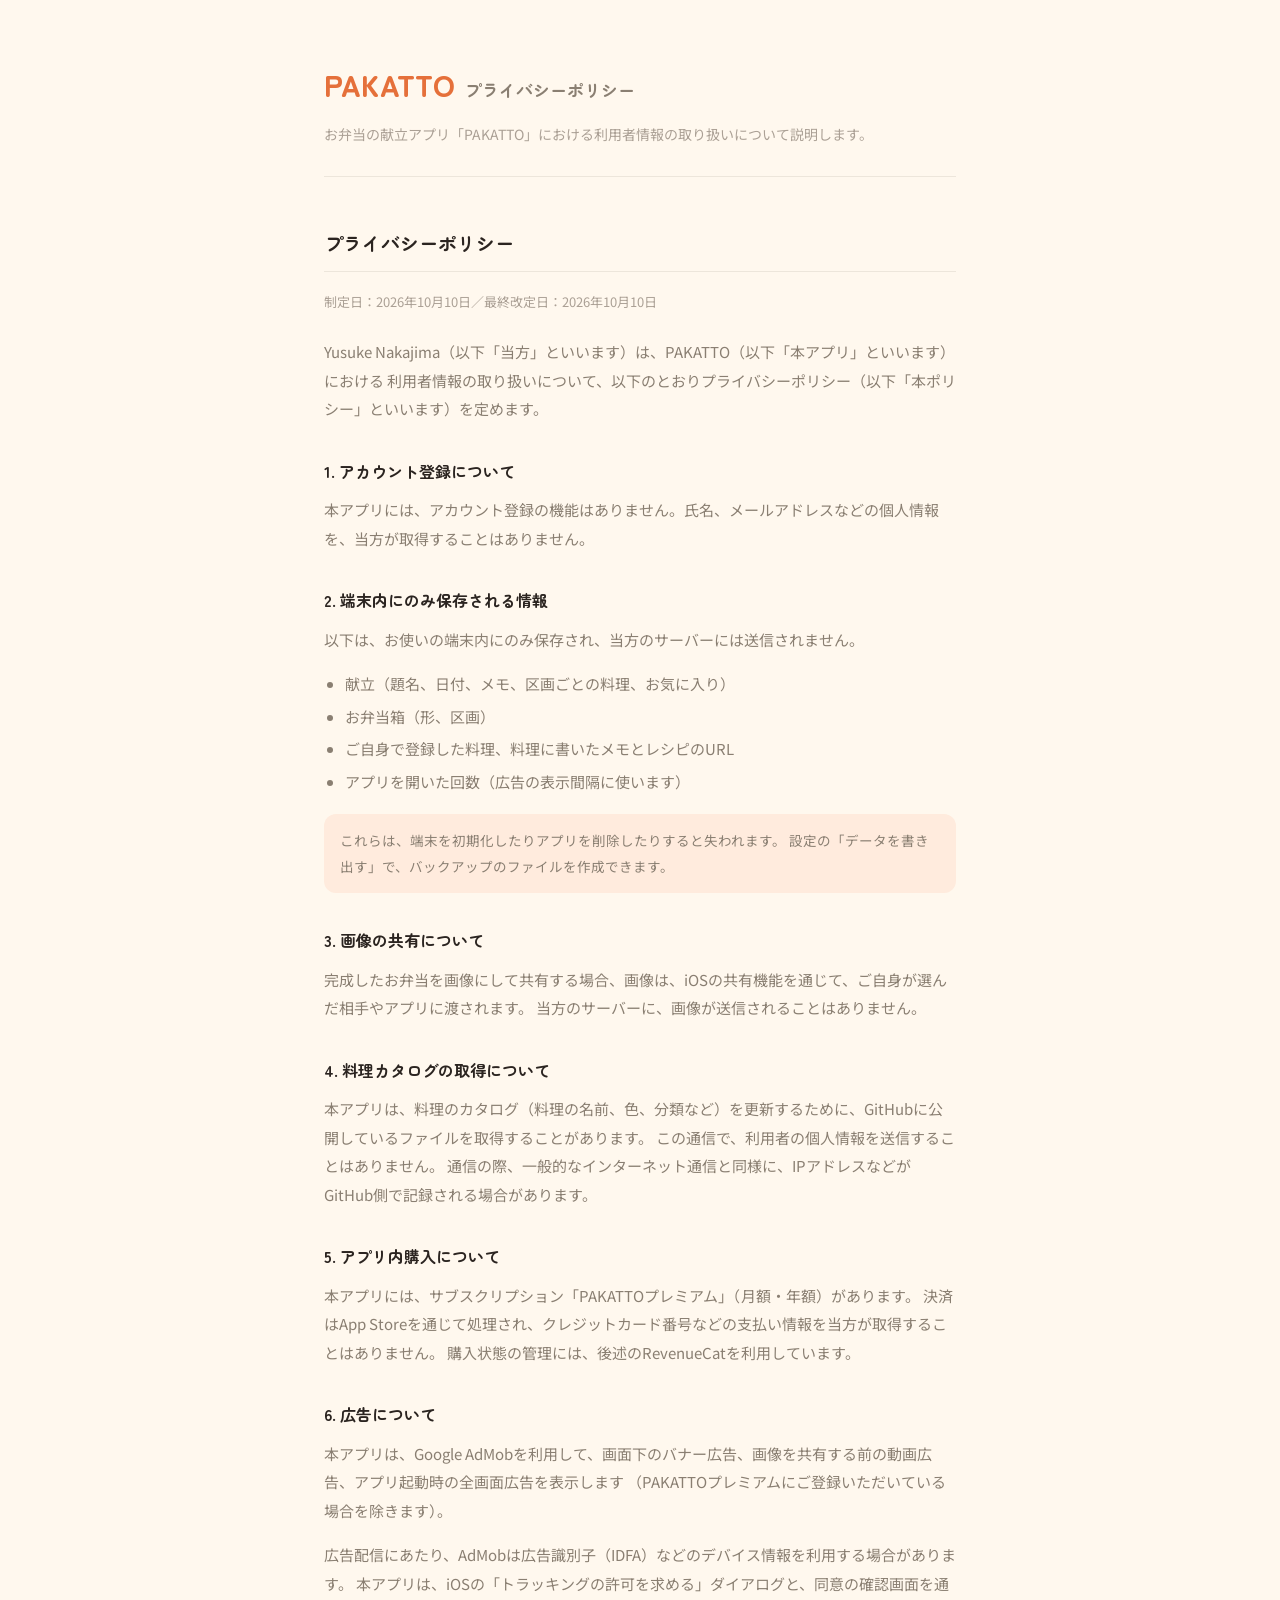
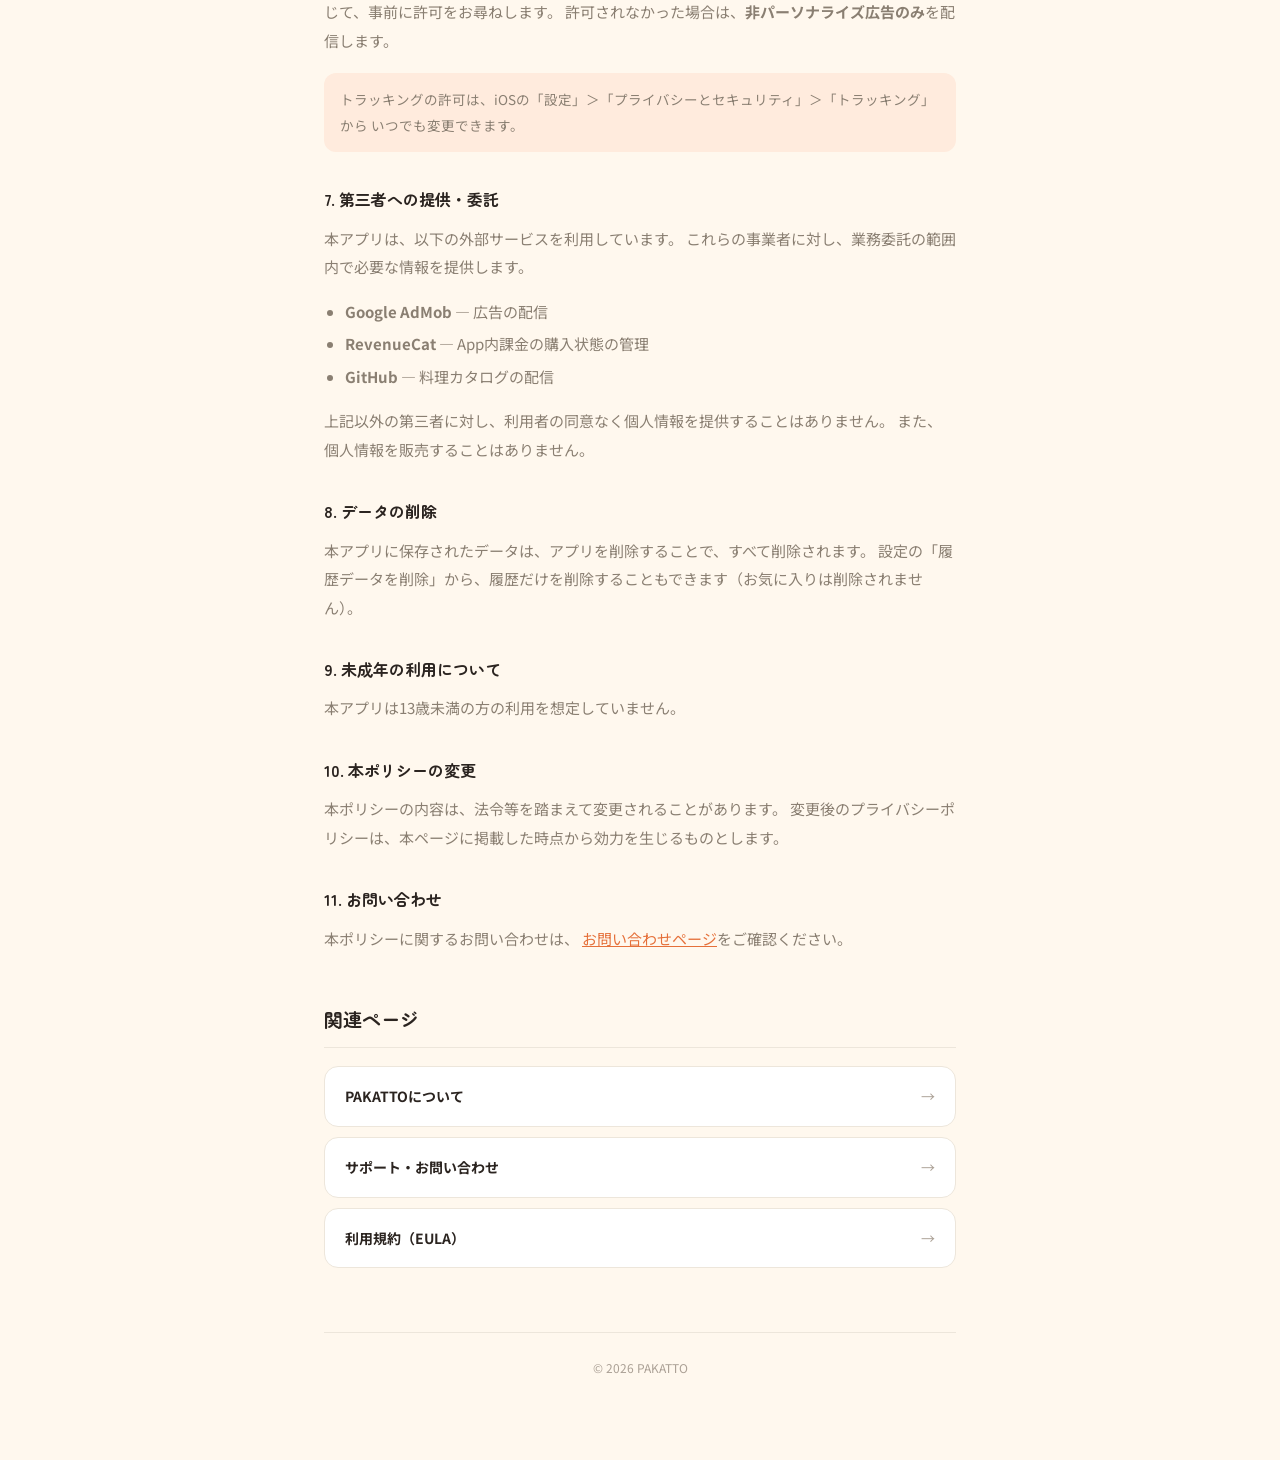
<file: PAKATTO/privacy.html>
<!doctype html>
<html lang="ja">
<meta charset="utf-8">
<meta name="viewport" content="width=device-width, initial-scale=1">
<title>PAKATTO プライバシーポリシー</title>
<link rel="icon" href="icon.png">
<link rel="stylesheet" href="https://fonts.googleapis.com/css2?family=Zen+Maru+Gothic:wght@500;700;900&family=Noto+Sans+JP:wght@400;500;700&display=swap">
<link rel="stylesheet" href="style.css">

<div class="wrap">
  <header class="page">
    <p class="wordmark"><span class="name">PAKATTO</span><span class="kind">プライバシーポリシー</span></p>
    <p class="lede">
      お弁当の献立アプリ「PAKATTO」における利用者情報の取り扱いについて説明します。
    </p>
  </header>

  <section>
    <h2>プライバシーポリシー</h2>
    <p class="updated">制定日：2026年10月10日／最終改定日：2026年10月10日</p>

    <p>
      Yusuke Nakajima（以下「当方」といいます）は、PAKATTO（以下「本アプリ」といいます）における
      利用者情報の取り扱いについて、以下のとおりプライバシーポリシー（以下「本ポリシー」といいます）を定めます。
    </p>

    <h3>1. アカウント登録について</h3>
    <p>
      本アプリには、アカウント登録の機能はありません。氏名、メールアドレスなどの個人情報を、当方が取得することはありません。
    </p>

    <h3>2. 端末内にのみ保存される情報</h3>
    <p>以下は、お使いの端末内にのみ保存され、当方のサーバーには送信されません。</p>
    <ul>
      <li>献立（題名、日付、メモ、区画ごとの料理、お気に入り）</li>
      <li>お弁当箱（形、区画）</li>
      <li>ご自身で登録した料理、料理に書いたメモとレシピのURL</li>
      <li>アプリを開いた回数（広告の表示間隔に使います）</li>
    </ul>
    <div class="note">
      これらは、端末を初期化したりアプリを削除したりすると失われます。
      設定の「データを書き出す」で、バックアップのファイルを作成できます。
    </div>

    <h3>3. 画像の共有について</h3>
    <p>
      完成したお弁当を画像にして共有する場合、画像は、iOSの共有機能を通じて、ご自身が選んだ相手やアプリに渡されます。
      当方のサーバーに、画像が送信されることはありません。
    </p>

    <h3>4. 料理カタログの取得について</h3>
    <p>
      本アプリは、料理のカタログ（料理の名前、色、分類など）を更新するために、GitHubに公開しているファイルを取得することがあります。
      この通信で、利用者の個人情報を送信することはありません。
      通信の際、一般的なインターネット通信と同様に、IPアドレスなどがGitHub側で記録される場合があります。
    </p>

    <h3>5. アプリ内購入について</h3>
    <p>
      本アプリには、サブスクリプション「PAKATTOプレミアム」（月額・年額）があります。
      決済はApp Storeを通じて処理され、クレジットカード番号などの支払い情報を当方が取得することはありません。
      購入状態の管理には、後述のRevenueCatを利用しています。
    </p>

    <h3>6. 広告について</h3>
    <p>
      本アプリは、Google AdMobを利用して、画面下のバナー広告、画像を共有する前の動画広告、アプリ起動時の全画面広告を表示します
      （PAKATTOプレミアムにご登録いただいている場合を除きます）。
    </p>
    <p>
      広告配信にあたり、AdMobは広告識別子（IDFA）などのデバイス情報を利用する場合があります。
      本アプリは、iOSの「トラッキングの許可を求める」ダイアログと、同意の確認画面を通じて、事前に許可をお尋ねします。
      許可されなかった場合は、<strong>非パーソナライズ広告のみ</strong>を配信します。
    </p>
    <div class="note">
      トラッキングの許可は、iOSの「設定」＞「プライバシーとセキュリティ」＞「トラッキング」から
      いつでも変更できます。
    </div>

    <h3>7. 第三者への提供・委託</h3>
    <p>
      本アプリは、以下の外部サービスを利用しています。
      これらの事業者に対し、業務委託の範囲内で必要な情報を提供します。
    </p>
    <ul>
      <li><strong>Google AdMob</strong> — 広告の配信</li>
      <li><strong>RevenueCat</strong> — App内課金の購入状態の管理</li>
      <li><strong>GitHub</strong> — 料理カタログの配信</li>
    </ul>
    <p>
      上記以外の第三者に対し、利用者の同意なく個人情報を提供することはありません。
      また、個人情報を販売することはありません。
    </p>

    <h3>8. データの削除</h3>
    <p>
      本アプリに保存されたデータは、アプリを削除することで、すべて削除されます。
      設定の「履歴データを削除」から、履歴だけを削除することもできます（お気に入りは削除されません）。
    </p>

    <h3>9. 未成年の利用について</h3>
    <p>本アプリは13歳未満の方の利用を想定していません。</p>

    <h3>10. 本ポリシーの変更</h3>
    <p>
      本ポリシーの内容は、法令等を踏まえて変更されることがあります。
      変更後のプライバシーポリシーは、本ページに掲載した時点から効力を生じるものとします。
    </p>

    <h3>11. お問い合わせ</h3>
    <p>
      本ポリシーに関するお問い合わせは、
      <a href="support.html">お問い合わせページ</a>をご確認ください。
    </p>
  </section>

  <section>
    <h2>関連ページ</h2>
    <nav class="links">
      <a href="./">PAKATTOについて<span class="arrow">→</span></a>
      <a href="support.html">サポート・お問い合わせ<span class="arrow">→</span></a>
      <a href="https://www.apple.com/legal/internet-services/itunes/dev/stdeula/">利用規約（EULA）<span class="arrow">→</span></a>
    </nav>
  </section>

  <footer>&copy; 2026 PAKATTO</footer>
</div>
</file>
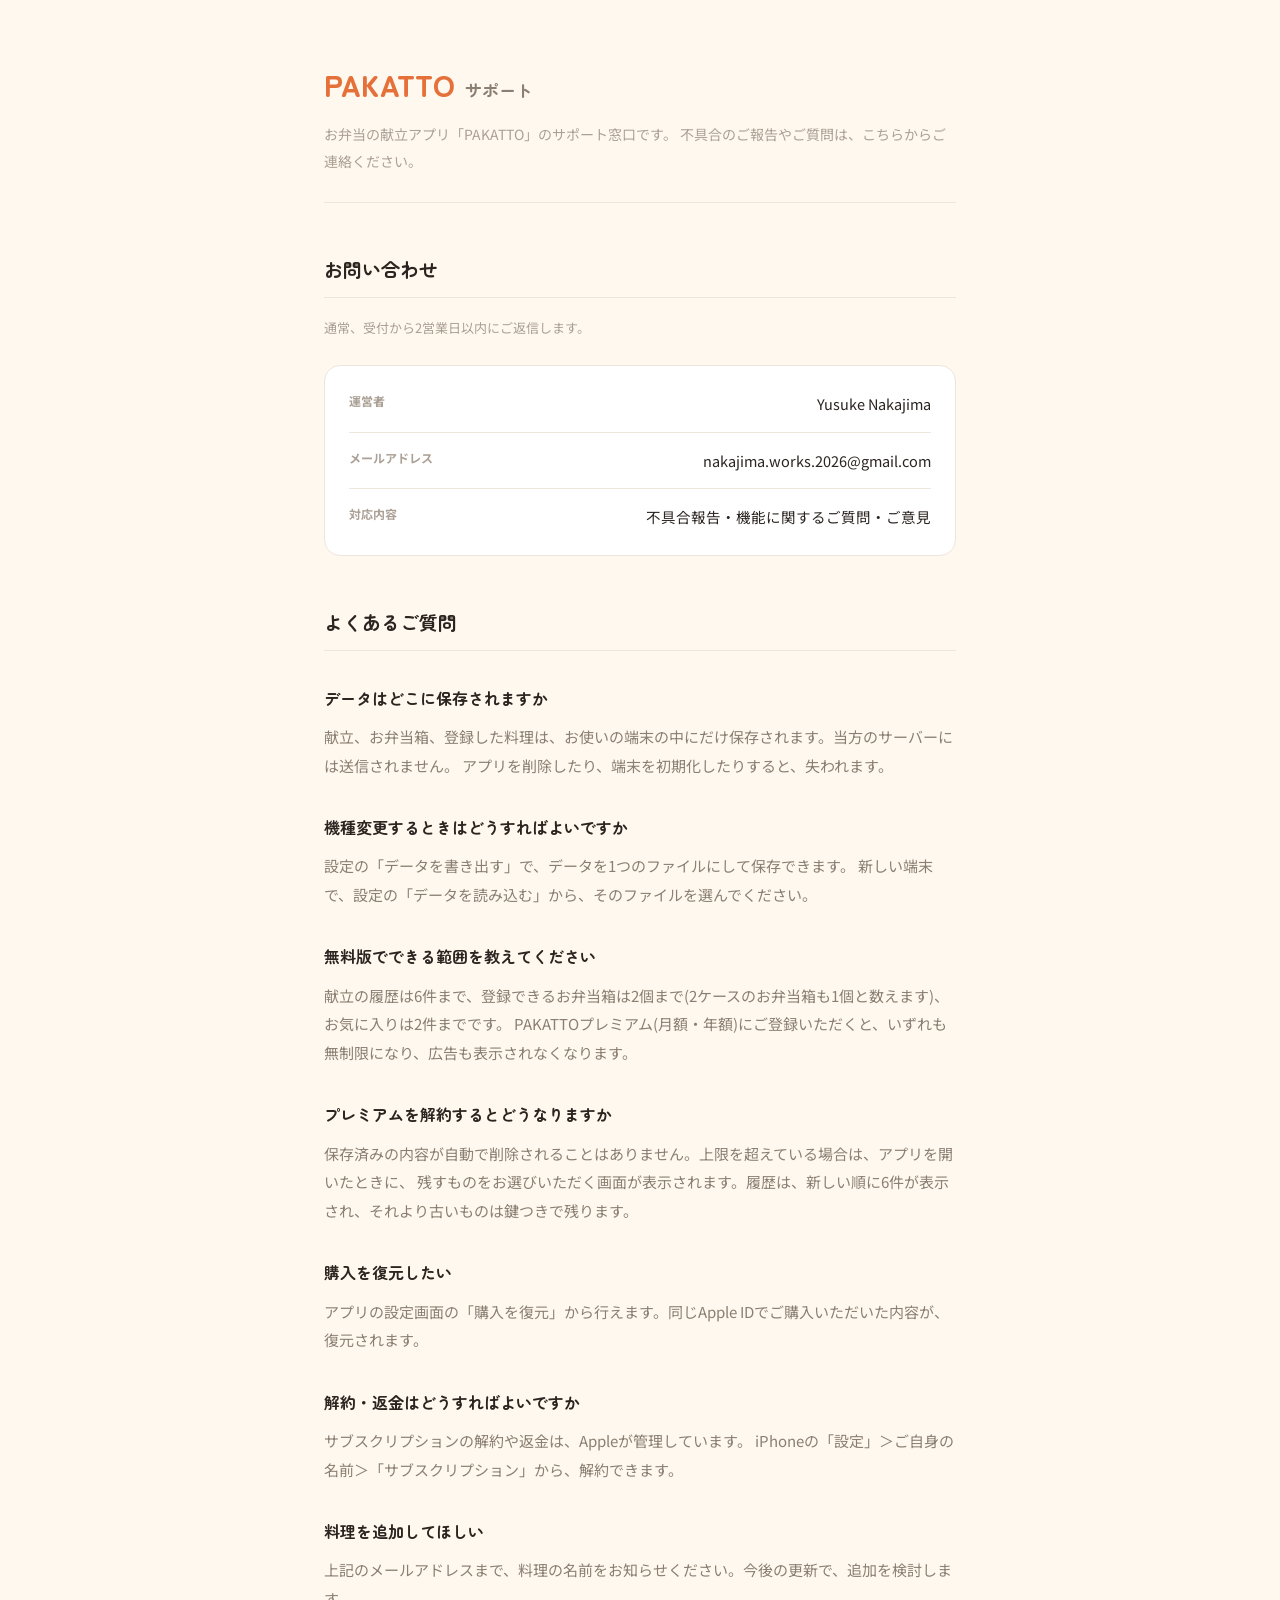
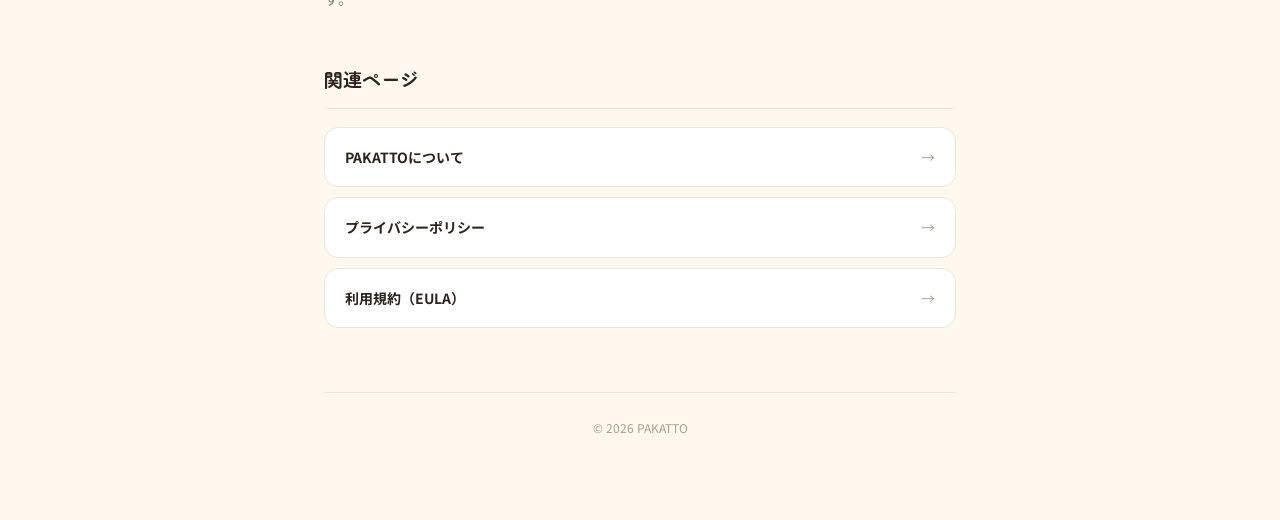
<file: PAKATTO/support.html>
<!doctype html>
<html lang="ja">
<meta charset="utf-8">
<meta name="viewport" content="width=device-width, initial-scale=1">
<title>PAKATTO サポート・お問い合わせ</title>
<link rel="icon" href="icon.png">
<link rel="stylesheet" href="https://fonts.googleapis.com/css2?family=Zen+Maru+Gothic:wght@500;700;900&family=Noto+Sans+JP:wght@400;500;700&display=swap">
<link rel="stylesheet" href="style.css">

<div class="wrap">
  <header class="page">
    <p class="wordmark"><span class="name">PAKATTO</span><span class="kind">サポート</span></p>
    <p class="lede">
      お弁当の献立アプリ「PAKATTO」のサポート窓口です。
      不具合のご報告やご質問は、こちらからご連絡ください。
    </p>
  </header>

  <section>
    <h2>お問い合わせ</h2>
    <p class="updated">通常、受付から2営業日以内にご返信します。</p>

    <div class="contact-card">
      <div class="contact-row">
        <span class="label">運営者</span>
        <span class="value">Yusuke Nakajima</span>
      </div>
      <div class="contact-row">
        <span class="label">メールアドレス</span>
        <span class="value">nakajima.works.2026@gmail.com</span>
      </div>
      <div class="contact-row">
        <span class="label">対応内容</span>
        <span class="value">不具合報告・機能に関するご質問・ご意見</span>
      </div>
    </div>
  </section>

  <section>
    <h2>よくあるご質問</h2>

    <h3>データはどこに保存されますか</h3>
    <p>
      献立、お弁当箱、登録した料理は、お使いの端末の中にだけ保存されます。当方のサーバーには送信されません。
      アプリを削除したり、端末を初期化したりすると、失われます。
    </p>

    <h3>機種変更するときはどうすればよいですか</h3>
    <p>
      設定の「データを書き出す」で、データを1つのファイルにして保存できます。
      新しい端末で、設定の「データを読み込む」から、そのファイルを選んでください。
    </p>

    <h3>無料版でできる範囲を教えてください</h3>
    <p>
      献立の履歴は6件まで、登録できるお弁当箱は2個まで(2ケースのお弁当箱も1個と数えます)、お気に入りは2件までです。
      PAKATTOプレミアム(月額・年額)にご登録いただくと、いずれも無制限になり、広告も表示されなくなります。
    </p>

    <h3>プレミアムを解約するとどうなりますか</h3>
    <p>
      保存済みの内容が自動で削除されることはありません。上限を超えている場合は、アプリを開いたときに、
      残すものをお選びいただく画面が表示されます。履歴は、新しい順に6件が表示され、それより古いものは鍵つきで残ります。
    </p>

    <h3>購入を復元したい</h3>
    <p>アプリの設定画面の「購入を復元」から行えます。同じApple IDでご購入いただいた内容が、復元されます。</p>

    <h3>解約・返金はどうすればよいですか</h3>
    <p>
      サブスクリプションの解約や返金は、Appleが管理しています。
      iPhoneの「設定」＞ご自身の名前＞「サブスクリプション」から、解約できます。
    </p>

    <h3>料理を追加してほしい</h3>
    <p>上記のメールアドレスまで、料理の名前をお知らせください。今後の更新で、追加を検討します。</p>
  </section>

  <section>
    <h2>関連ページ</h2>
    <nav class="links">
      <a href="./">PAKATTOについて<span class="arrow">→</span></a>
      <a href="privacy.html">プライバシーポリシー<span class="arrow">→</span></a>
      <a href="https://www.apple.com/legal/internet-services/itunes/dev/stdeula/">利用規約（EULA）<span class="arrow">→</span></a>
    </nav>
  </section>

  <footer>&copy; 2026 PAKATTO</footer>
</div>
</file>
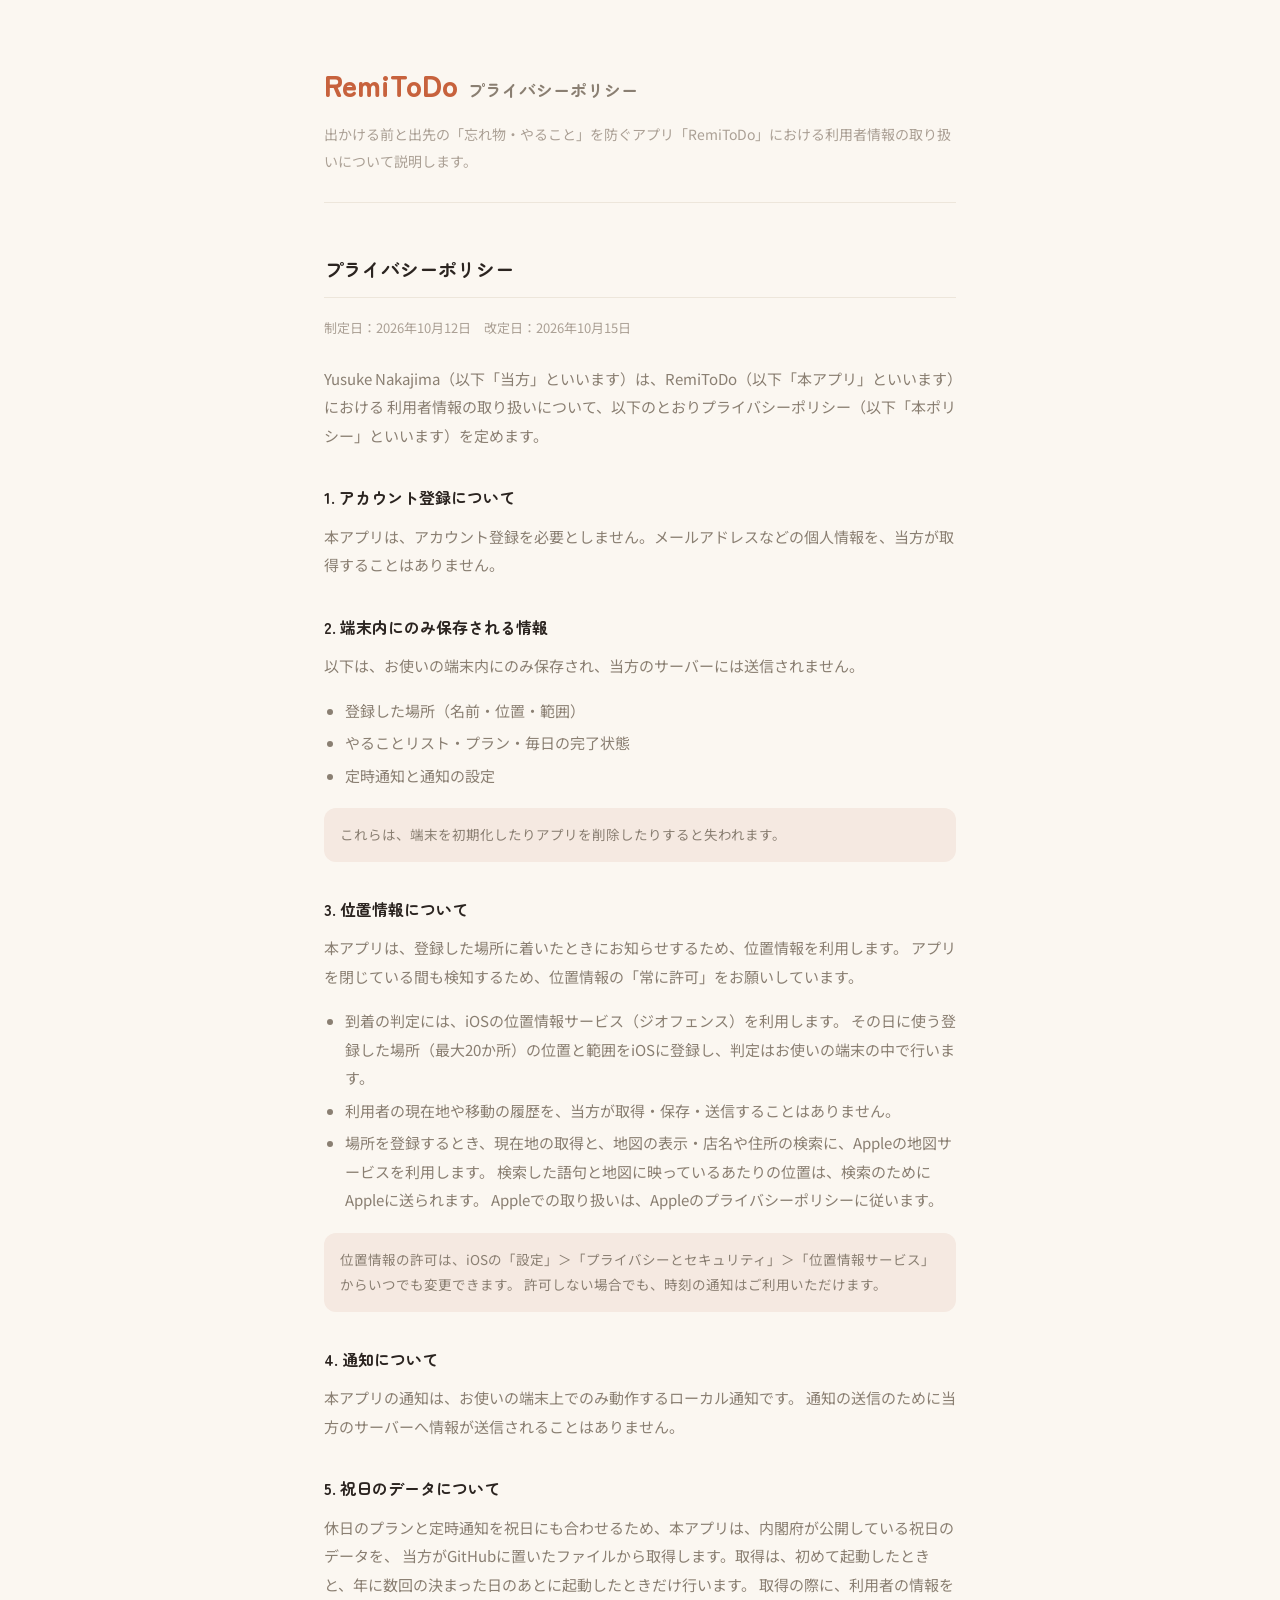
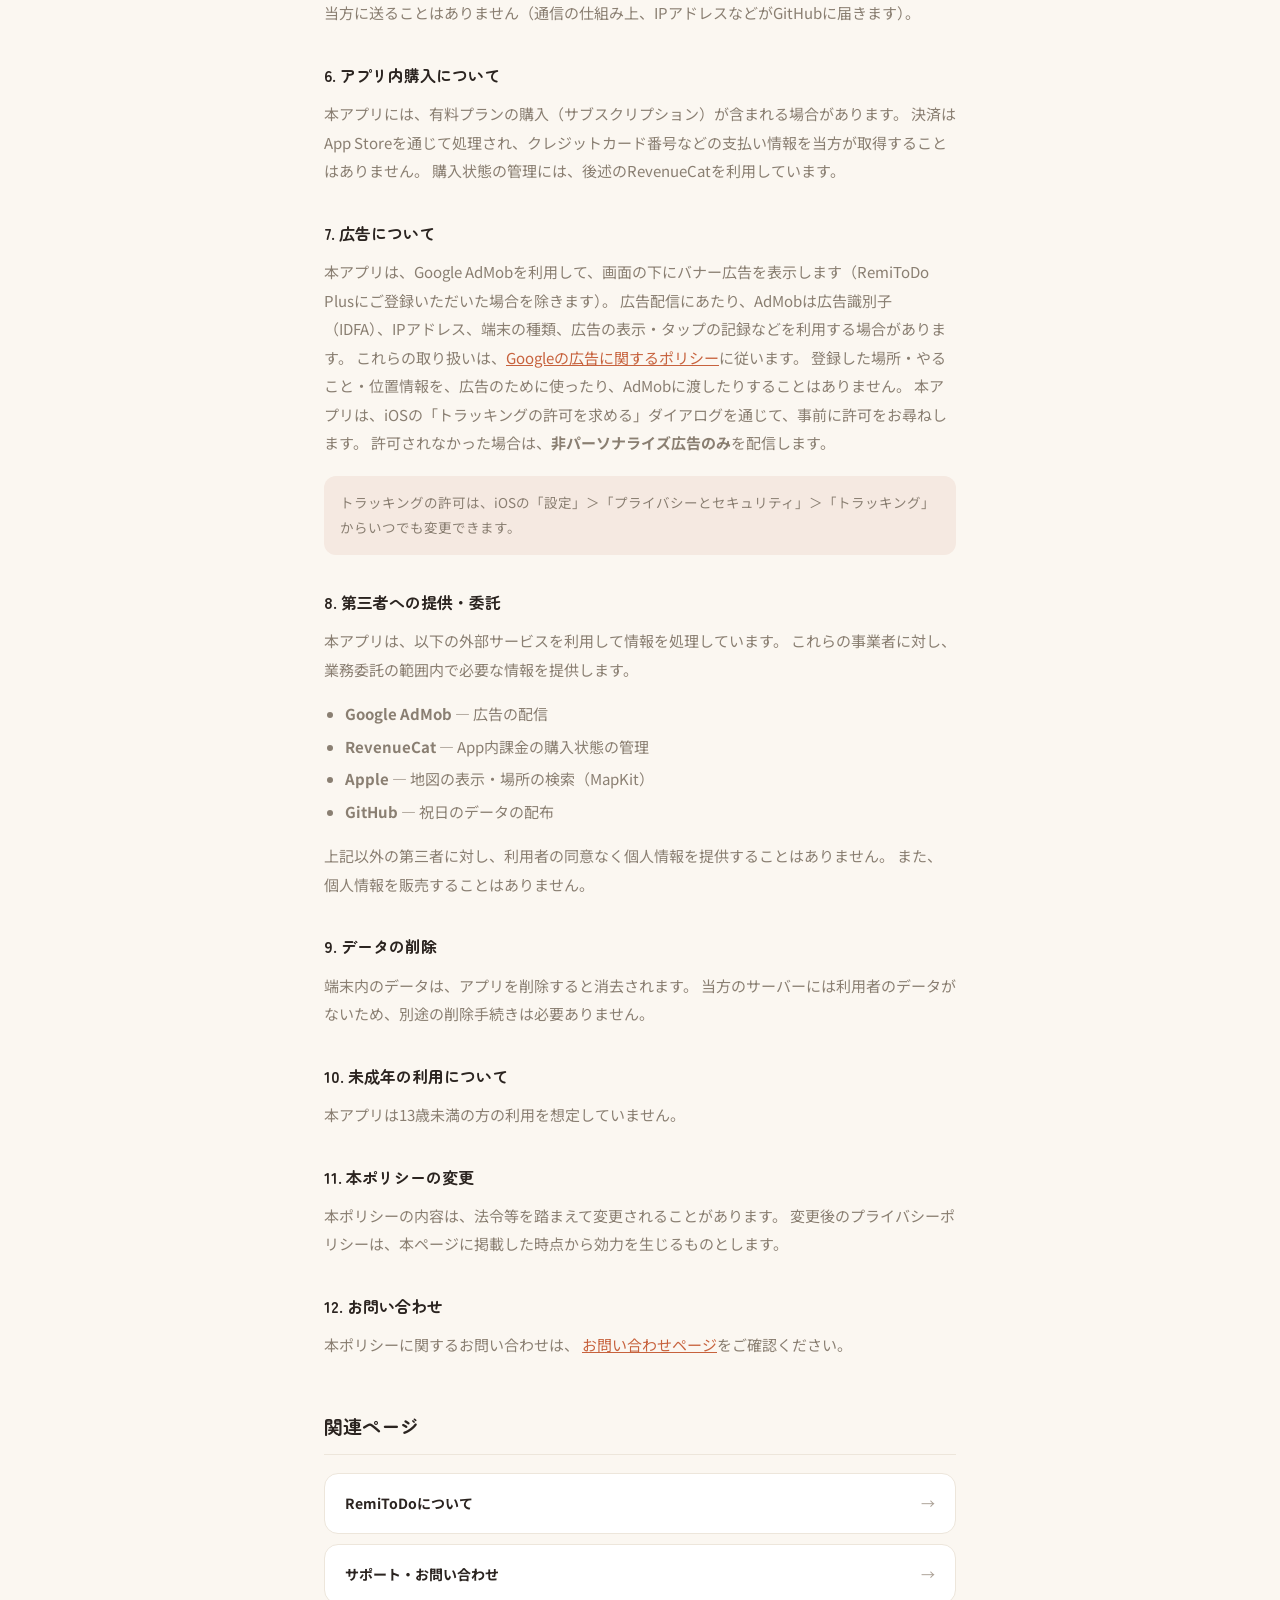
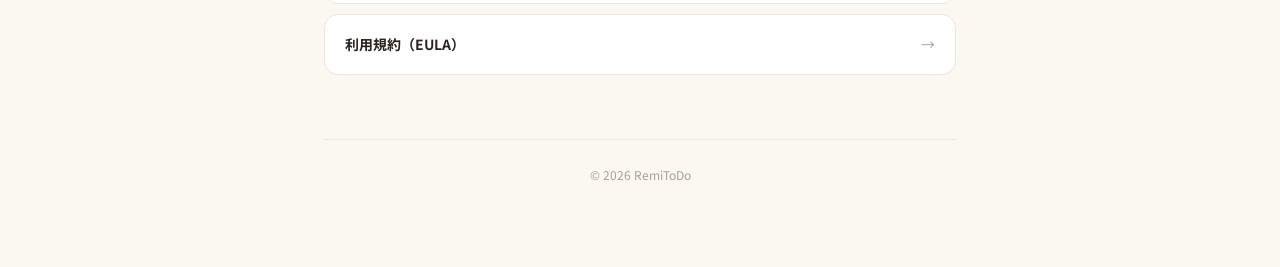
<file: RemiToDo/privacy.html>
<!doctype html>
<html lang="ja">
<meta charset="utf-8">
<meta name="viewport" content="width=device-width, initial-scale=1">
<title>RemiToDo プライバシーポリシー</title>
<link rel="stylesheet" href="https://fonts.googleapis.com/css2?family=Zen+Maru+Gothic:wght@500;700;900&family=Noto+Sans+JP:wght@400;500;700&display=swap">
<link rel="stylesheet" href="style.css">

<div class="wrap">
  <header class="page">
    <p class="wordmark"><span class="name">RemiToDo</span><span class="kind">プライバシーポリシー</span></p>
    <p class="lede">
      出かける前と出先の「忘れ物・やること」を防ぐアプリ「RemiToDo」における利用者情報の取り扱いについて説明します。
    </p>
  </header>

  <section>
    <h2>プライバシーポリシー</h2>
    <p class="updated">制定日：2026年10月12日　改定日：2026年10月15日</p>

    <p>
      Yusuke Nakajima（以下「当方」といいます）は、RemiToDo（以下「本アプリ」といいます）における
      利用者情報の取り扱いについて、以下のとおりプライバシーポリシー（以下「本ポリシー」といいます）を定めます。
    </p>

    <h3>1. アカウント登録について</h3>
    <p>本アプリは、アカウント登録を必要としません。メールアドレスなどの個人情報を、当方が取得することはありません。</p>

    <h3>2. 端末内にのみ保存される情報</h3>
    <p>以下は、お使いの端末内にのみ保存され、当方のサーバーには送信されません。</p>
    <ul>
      <li>登録した場所（名前・位置・範囲）</li>
      <li>やることリスト・プラン・毎日の完了状態</li>
      <li>定時通知と通知の設定</li>
    </ul>
    <div class="note">
      これらは、端末を初期化したりアプリを削除したりすると失われます。
    </div>

    <h3>3. 位置情報について</h3>
    <p>
      本アプリは、登録した場所に着いたときにお知らせするため、位置情報を利用します。
      アプリを閉じている間も検知するため、位置情報の「常に許可」をお願いしています。
    </p>
    <ul>
      <li>
        到着の判定には、iOSの位置情報サービス（ジオフェンス）を利用します。
        その日に使う登録した場所（最大20か所）の位置と範囲をiOSに登録し、判定はお使いの端末の中で行います。
      </li>
      <li>利用者の現在地や移動の履歴を、当方が取得・保存・送信することはありません。</li>
      <li>
        場所を登録するとき、現在地の取得と、地図の表示・店名や住所の検索に、Appleの地図サービスを利用します。
        検索した語句と地図に映っているあたりの位置は、検索のためにAppleに送られます。
        Appleでの取り扱いは、Appleのプライバシーポリシーに従います。
      </li>
    </ul>
    <div class="note">
      位置情報の許可は、iOSの「設定」＞「プライバシーとセキュリティ」＞「位置情報サービス」からいつでも変更できます。
      許可しない場合でも、時刻の通知はご利用いただけます。
    </div>

    <h3>4. 通知について</h3>
    <p>
      本アプリの通知は、お使いの端末上でのみ動作するローカル通知です。
      通知の送信のために当方のサーバーへ情報が送信されることはありません。
    </p>

    <h3>5. 祝日のデータについて</h3>
    <p>
      休日のプランと定時通知を祝日にも合わせるため、本アプリは、内閣府が公開している祝日のデータを、
      当方がGitHubに置いたファイルから取得します。取得は、初めて起動したときと、年に数回の決まった日のあとに起動したときだけ行います。
      取得の際に、利用者の情報を当方に送ることはありません（通信の仕組み上、IPアドレスなどがGitHubに届きます）。
    </p>

    <h3>6. アプリ内購入について</h3>
    <p>
      本アプリには、有料プランの購入（サブスクリプション）が含まれる場合があります。
      決済はApp Storeを通じて処理され、クレジットカード番号などの支払い情報を当方が取得することはありません。
      購入状態の管理には、後述のRevenueCatを利用しています。
    </p>

    <h3>7. 広告について</h3>
    <p>
      本アプリは、Google AdMobを利用して、画面の下にバナー広告を表示します（RemiToDo Plusにご登録いただいた場合を除きます）。
      広告配信にあたり、AdMobは広告識別子（IDFA）、IPアドレス、端末の種類、広告の表示・タップの記録などを利用する場合があります。
      これらの取り扱いは、<a href="https://policies.google.com/technologies/ads?hl=ja">Googleの広告に関するポリシー</a>に従います。
      登録した場所・やること・位置情報を、広告のために使ったり、AdMobに渡したりすることはありません。
      本アプリは、iOSの「トラッキングの許可を求める」ダイアログを通じて、事前に許可をお尋ねします。
      許可されなかった場合は、<strong>非パーソナライズ広告のみ</strong>を配信します。
    </p>
    <div class="note">
      トラッキングの許可は、iOSの「設定」＞「プライバシーとセキュリティ」＞「トラッキング」からいつでも変更できます。
    </div>

    <h3>8. 第三者への提供・委託</h3>
    <p>
      本アプリは、以下の外部サービスを利用して情報を処理しています。
      これらの事業者に対し、業務委託の範囲内で必要な情報を提供します。
    </p>
    <ul>
      <li><strong>Google AdMob</strong> — 広告の配信</li>
      <li><strong>RevenueCat</strong> — App内課金の購入状態の管理</li>
      <li><strong>Apple</strong> — 地図の表示・場所の検索（MapKit）</li>
      <li><strong>GitHub</strong> — 祝日のデータの配布</li>
    </ul>
    <p>
      上記以外の第三者に対し、利用者の同意なく個人情報を提供することはありません。
      また、個人情報を販売することはありません。
    </p>

    <h3>9. データの削除</h3>
    <p>
      端末内のデータは、アプリを削除すると消去されます。
      当方のサーバーには利用者のデータがないため、別途の削除手続きは必要ありません。
    </p>

    <h3>10. 未成年の利用について</h3>
    <p>本アプリは13歳未満の方の利用を想定していません。</p>

    <h3>11. 本ポリシーの変更</h3>
    <p>
      本ポリシーの内容は、法令等を踏まえて変更されることがあります。
      変更後のプライバシーポリシーは、本ページに掲載した時点から効力を生じるものとします。
    </p>

    <h3>12. お問い合わせ</h3>
    <p>
      本ポリシーに関するお問い合わせは、
      <a href="support.html">お問い合わせページ</a>をご確認ください。
    </p>
  </section>

  <section>
    <h2>関連ページ</h2>
    <nav class="links">
      <a href="./">RemiToDoについて<span class="arrow">→</span></a>
      <a href="support.html">サポート・お問い合わせ<span class="arrow">→</span></a>
      <a href="https://www.apple.com/legal/internet-services/itunes/dev/stdeula/">利用規約（EULA）<span class="arrow">→</span></a>
    </nav>
  </section>

  <footer>&copy; 2026 RemiToDo</footer>
</div>
</file>
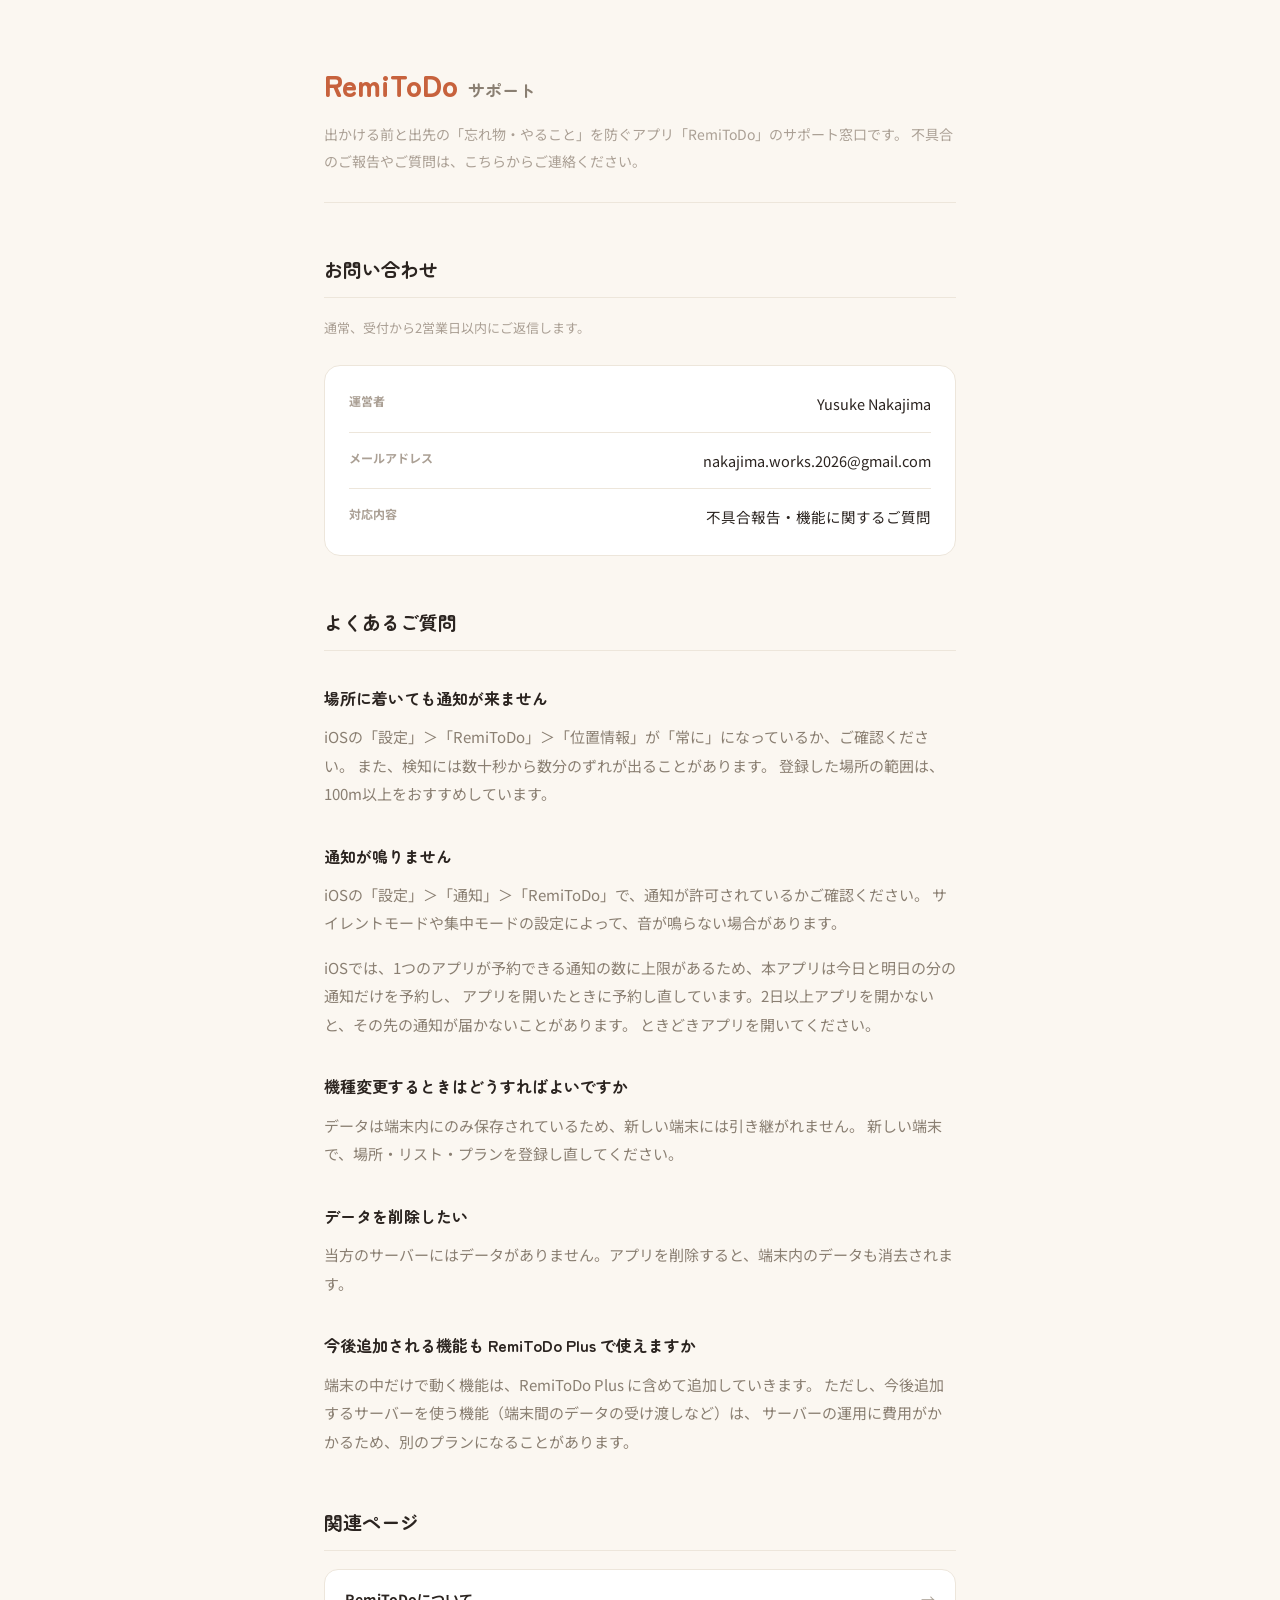
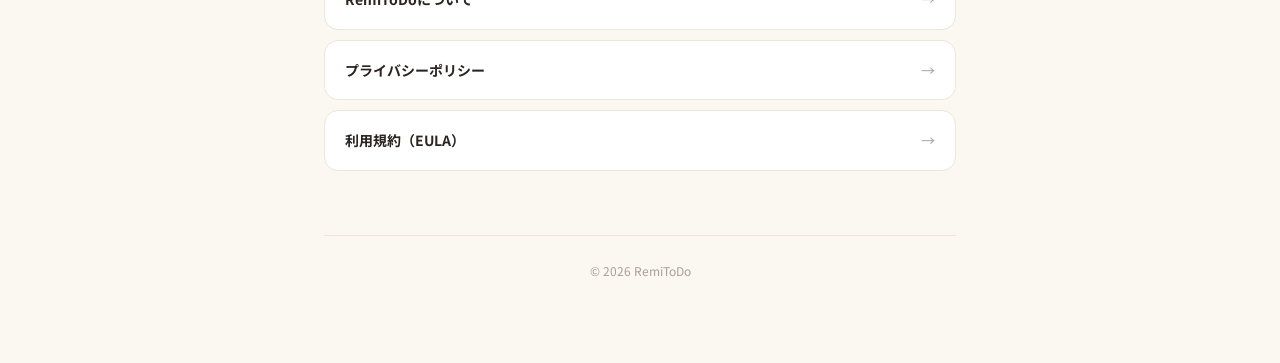
<file: RemiToDo/support.html>
<!doctype html>
<html lang="ja">
<meta charset="utf-8">
<meta name="viewport" content="width=device-width, initial-scale=1">
<title>RemiToDo サポート・お問い合わせ</title>
<link rel="stylesheet" href="https://fonts.googleapis.com/css2?family=Zen+Maru+Gothic:wght@500;700;900&family=Noto+Sans+JP:wght@400;500;700&display=swap">
<link rel="stylesheet" href="style.css">

<div class="wrap">
  <header class="page">
    <p class="wordmark"><span class="name">RemiToDo</span><span class="kind">サポート</span></p>
    <p class="lede">
      出かける前と出先の「忘れ物・やること」を防ぐアプリ「RemiToDo」のサポート窓口です。
      不具合のご報告やご質問は、こちらからご連絡ください。
    </p>
  </header>

  <section>
    <h2>お問い合わせ</h2>
    <p class="updated">通常、受付から2営業日以内にご返信します。</p>

    <div class="contact-card">
      <div class="contact-row">
        <span class="label">運営者</span>
        <span class="value">Yusuke Nakajima</span>
      </div>
      <div class="contact-row">
        <span class="label">メールアドレス</span>
        <span class="value">nakajima.works.2026@gmail.com</span>
      </div>
      <div class="contact-row">
        <span class="label">対応内容</span>
        <span class="value">不具合報告・機能に関するご質問</span>
      </div>
    </div>
  </section>

  <section>
    <h2>よくあるご質問</h2>

    <h3>場所に着いても通知が来ません</h3>
    <p>
      iOSの「設定」＞「RemiToDo」＞「位置情報」が「常に」になっているか、ご確認ください。
      また、検知には数十秒から数分のずれが出ることがあります。
      登録した場所の範囲は、100m以上をおすすめしています。
    </p>

    <h3>通知が鳴りません</h3>
    <p>
      iOSの「設定」＞「通知」＞「RemiToDo」で、通知が許可されているかご確認ください。
      サイレントモードや集中モードの設定によって、音が鳴らない場合があります。
    </p>
    <p>
      iOSでは、1つのアプリが予約できる通知の数に上限があるため、本アプリは今日と明日の分の通知だけを予約し、
      アプリを開いたときに予約し直しています。2日以上アプリを開かないと、その先の通知が届かないことがあります。
      ときどきアプリを開いてください。
    </p>

    <h3>機種変更するときはどうすればよいですか</h3>
    <p>
      データは端末内にのみ保存されているため、新しい端末には引き継がれません。
      新しい端末で、場所・リスト・プランを登録し直してください。
    </p>

    <h3>データを削除したい</h3>
    <p>
      当方のサーバーにはデータがありません。アプリを削除すると、端末内のデータも消去されます。
    </p>

    <h3>今後追加される機能も RemiToDo Plus で使えますか</h3>
    <p>
      端末の中だけで動く機能は、RemiToDo Plus に含めて追加していきます。
      ただし、今後追加するサーバーを使う機能（端末間のデータの受け渡しなど）は、
      サーバーの運用に費用がかかるため、別のプランになることがあります。
    </p>
  </section>

  <section>
    <h2>関連ページ</h2>
    <nav class="links">
      <a href="./">RemiToDoについて<span class="arrow">→</span></a>
      <a href="privacy.html">プライバシーポリシー<span class="arrow">→</span></a>
      <a href="https://www.apple.com/legal/internet-services/itunes/dev/stdeula/">利用規約（EULA）<span class="arrow">→</span></a>
    </nav>
  </section>

  <footer>&copy; 2026 RemiToDo</footer>
</div>
</file>
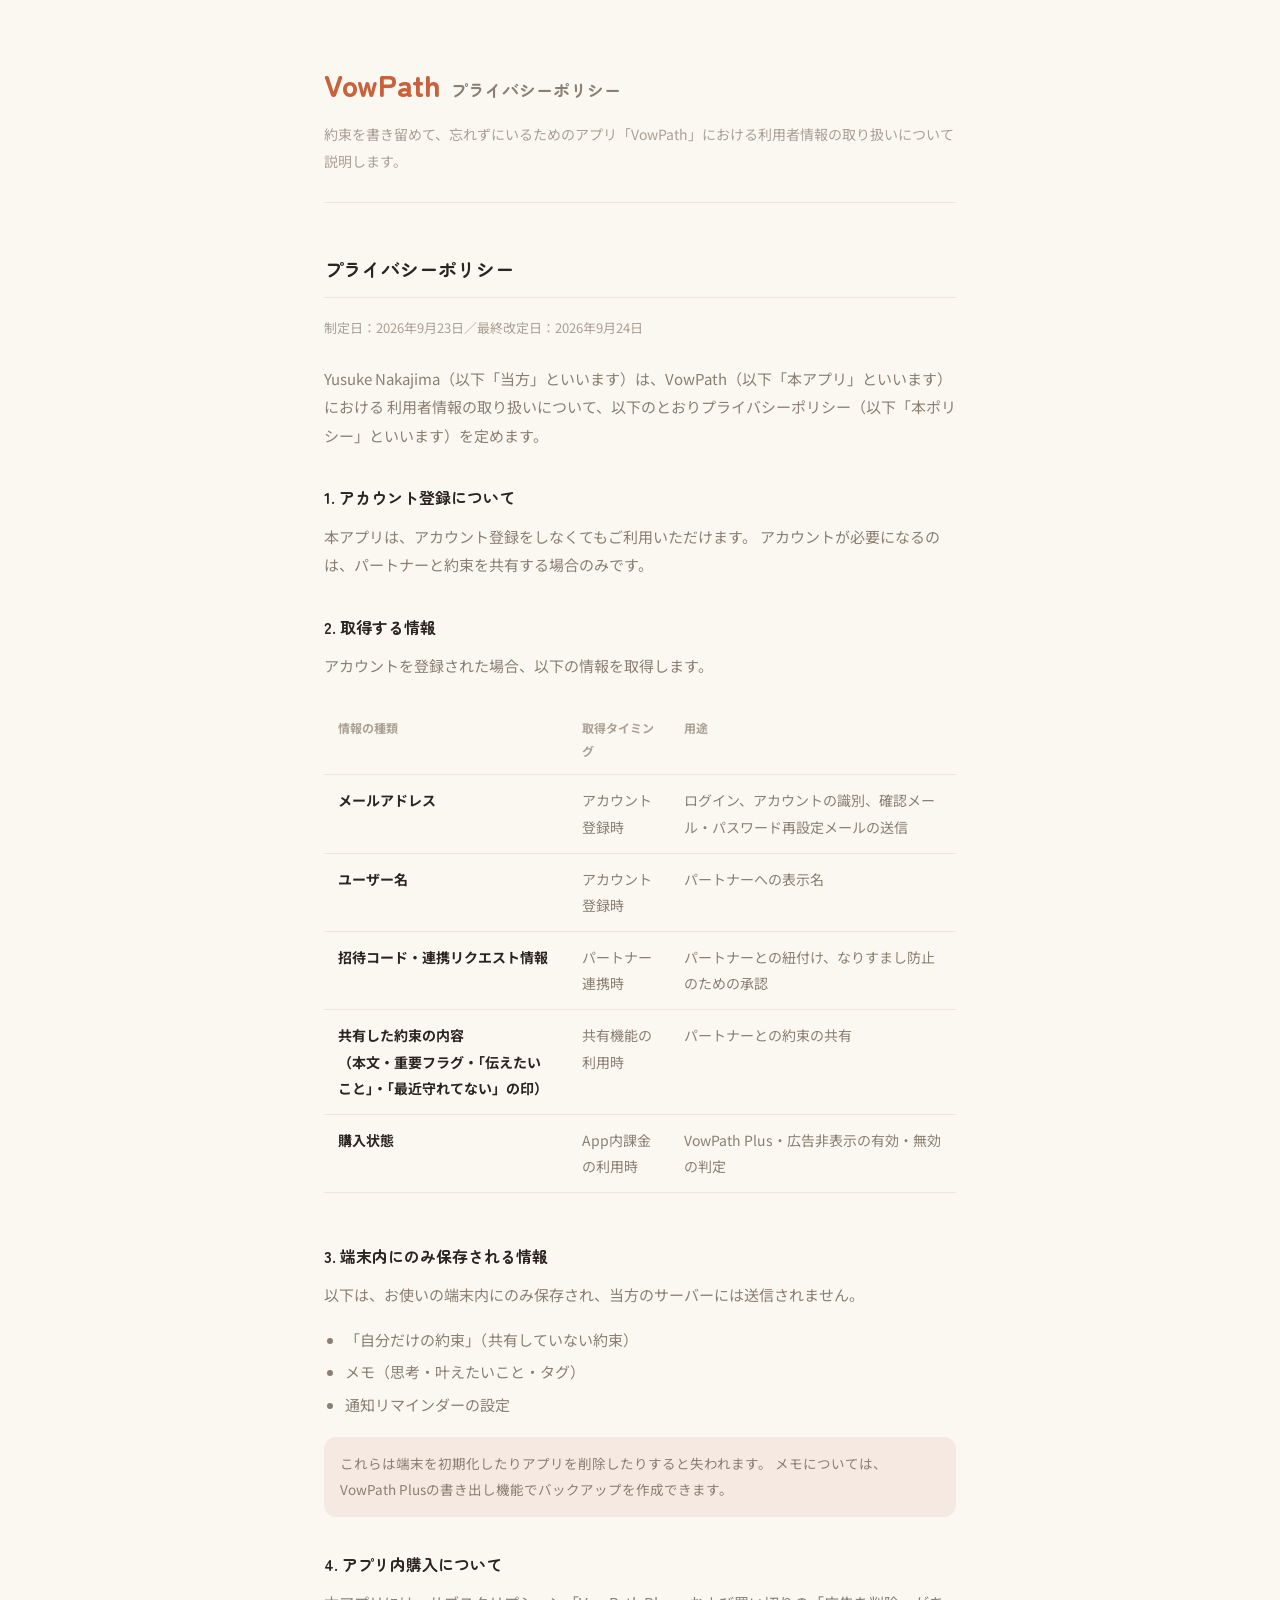
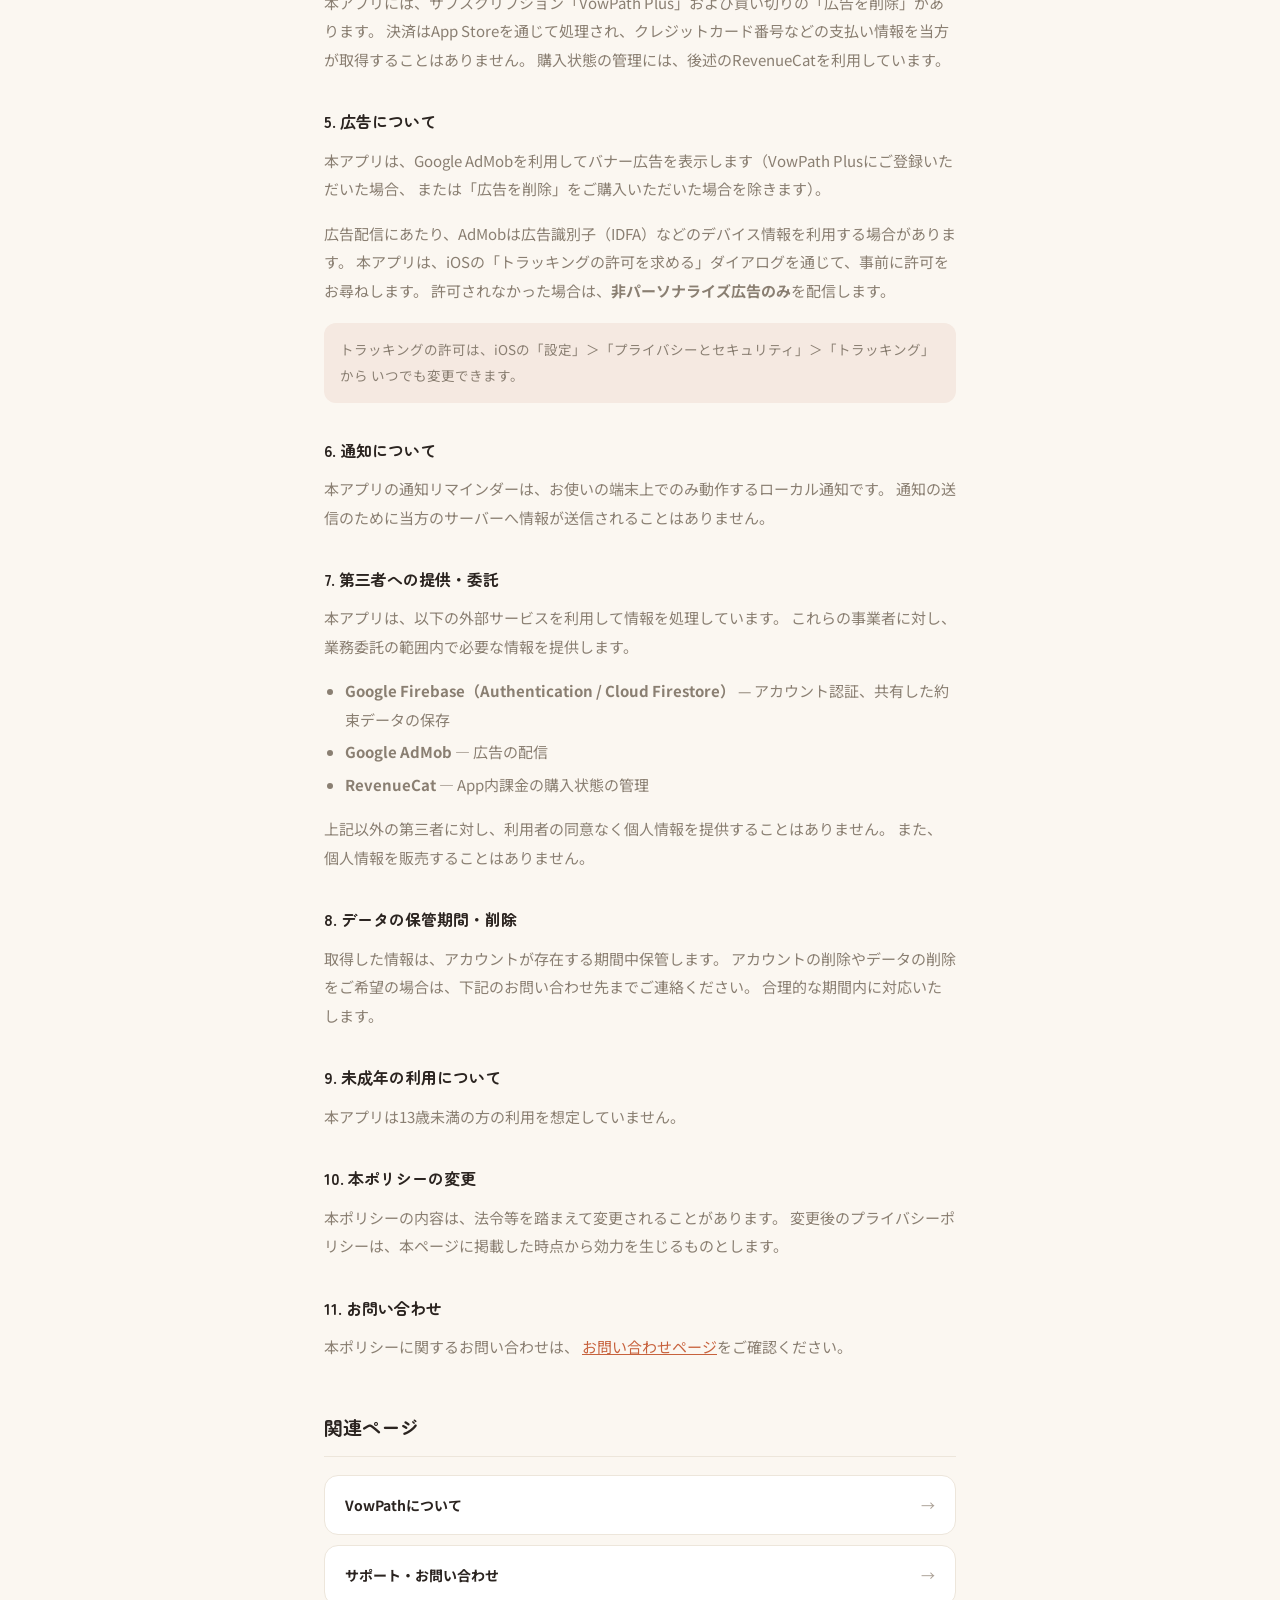
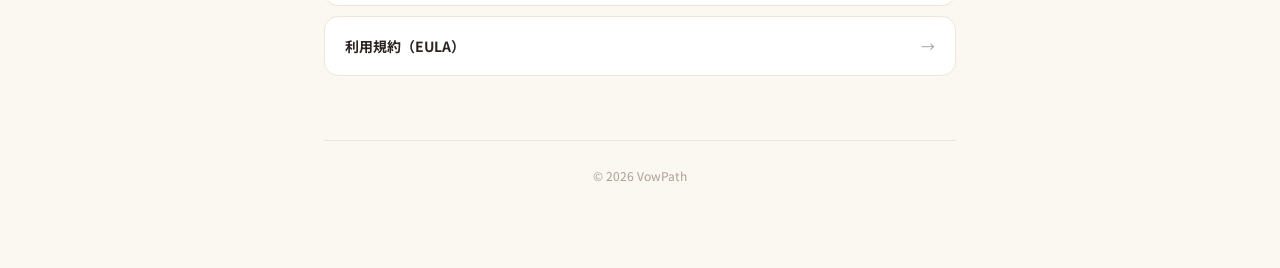
<file: VowPath/privacy.html>
<!doctype html>
<html lang="ja">
<meta charset="utf-8">
<meta name="viewport" content="width=device-width, initial-scale=1">
<title>VowPath プライバシーポリシー</title>
<link rel="icon" href="icon.png">
<link rel="stylesheet" href="https://fonts.googleapis.com/css2?family=Zen+Maru+Gothic:wght@500;700;900&family=Noto+Sans+JP:wght@400;500;700&display=swap">
<link rel="stylesheet" href="style.css">

<div class="wrap">
  <header class="page">
    <p class="wordmark"><span class="name">VowPath</span><span class="kind">プライバシーポリシー</span></p>
    <p class="lede">
      約束を書き留めて、忘れずにいるためのアプリ「VowPath」における利用者情報の取り扱いについて説明します。
    </p>
  </header>

  <section>
    <h2>プライバシーポリシー</h2>
    <p class="updated">制定日：2026年9月23日／最終改定日：2026年9月24日</p>

    <p>
      Yusuke Nakajima（以下「当方」といいます）は、VowPath（以下「本アプリ」といいます）における
      利用者情報の取り扱いについて、以下のとおりプライバシーポリシー（以下「本ポリシー」といいます）を定めます。
    </p>

    <h3>1. アカウント登録について</h3>
    <p>
      本アプリは、アカウント登録をしなくてもご利用いただけます。
      アカウントが必要になるのは、パートナーと約束を共有する場合のみです。
    </p>

    <h3>2. 取得する情報</h3>
    <p>アカウントを登録された場合、以下の情報を取得します。</p>
    <div class="table-scroll">
      <table>
        <tr><th>情報の種類</th><th>取得タイミング</th><th>用途</th></tr>
        <tr>
          <td class="name">メールアドレス</td>
          <td>アカウント登録時</td>
          <td>ログイン、アカウントの識別、確認メール・パスワード再設定メールの送信</td>
        </tr>
        <tr>
          <td class="name">ユーザー名</td>
          <td>アカウント登録時</td>
          <td>パートナーへの表示名</td>
        </tr>
        <tr>
          <td class="name">招待コード・連携リクエスト情報</td>
          <td>パートナー連携時</td>
          <td>パートナーとの紐付け、なりすまし防止のための承認</td>
        </tr>
        <tr>
          <td class="name">共有した約束の内容<br>（本文・重要フラグ・「伝えたいこと」・「最近守れてない」の印）</td>
          <td>共有機能の利用時</td>
          <td>パートナーとの約束の共有</td>
        </tr>
        <tr>
          <td class="name">購入状態</td>
          <td>App内課金の利用時</td>
          <td>VowPath Plus・広告非表示の有効・無効の判定</td>
        </tr>
      </table>
    </div>

    <h3>3. 端末内にのみ保存される情報</h3>
    <p>以下は、お使いの端末内にのみ保存され、当方のサーバーには送信されません。</p>
    <ul>
      <li>「自分だけの約束」（共有していない約束）</li>
      <li>メモ（思考・叶えたいこと・タグ）</li>
      <li>通知リマインダーの設定</li>
    </ul>
    <div class="note">
      これらは端末を初期化したりアプリを削除したりすると失われます。
      メモについては、VowPath Plusの書き出し機能でバックアップを作成できます。
    </div>

    <h3>4. アプリ内購入について</h3>
    <p>
      本アプリには、サブスクリプション「VowPath Plus」および買い切りの「広告を削除」があります。
      決済はApp Storeを通じて処理され、クレジットカード番号などの支払い情報を当方が取得することはありません。
      購入状態の管理には、後述のRevenueCatを利用しています。
    </p>

    <h3>5. 広告について</h3>
    <p>
      本アプリは、Google AdMobを利用してバナー広告を表示します（VowPath Plusにご登録いただいた場合、
      または「広告を削除」をご購入いただいた場合を除きます）。
    </p>
    <p>
      広告配信にあたり、AdMobは広告識別子（IDFA）などのデバイス情報を利用する場合があります。
      本アプリは、iOSの「トラッキングの許可を求める」ダイアログを通じて、事前に許可をお尋ねします。
      許可されなかった場合は、<strong>非パーソナライズ広告のみ</strong>を配信します。
    </p>
    <div class="note">
      トラッキングの許可は、iOSの「設定」＞「プライバシーとセキュリティ」＞「トラッキング」から
      いつでも変更できます。
    </div>

    <h3>6. 通知について</h3>
    <p>
      本アプリの通知リマインダーは、お使いの端末上でのみ動作するローカル通知です。
      通知の送信のために当方のサーバーへ情報が送信されることはありません。
    </p>

    <h3>7. 第三者への提供・委託</h3>
    <p>
      本アプリは、以下の外部サービスを利用して情報を処理しています。
      これらの事業者に対し、業務委託の範囲内で必要な情報を提供します。
    </p>
    <ul>
      <li><strong>Google Firebase（Authentication / Cloud Firestore）</strong> — アカウント認証、共有した約束データの保存</li>
      <li><strong>Google AdMob</strong> — 広告の配信</li>
      <li><strong>RevenueCat</strong> — App内課金の購入状態の管理</li>
    </ul>
    <p>
      上記以外の第三者に対し、利用者の同意なく個人情報を提供することはありません。
      また、個人情報を販売することはありません。
    </p>

    <h3>8. データの保管期間・削除</h3>
    <p>
      取得した情報は、アカウントが存在する期間中保管します。
      アカウントの削除やデータの削除をご希望の場合は、下記のお問い合わせ先までご連絡ください。
      合理的な期間内に対応いたします。
    </p>

    <h3>9. 未成年の利用について</h3>
    <p>本アプリは13歳未満の方の利用を想定していません。</p>

    <h3>10. 本ポリシーの変更</h3>
    <p>
      本ポリシーの内容は、法令等を踏まえて変更されることがあります。
      変更後のプライバシーポリシーは、本ページに掲載した時点から効力を生じるものとします。
    </p>

    <h3>11. お問い合わせ</h3>
    <p>
      本ポリシーに関するお問い合わせは、
      <a href="support.html">お問い合わせページ</a>をご確認ください。
    </p>
  </section>

  <section>
    <h2>関連ページ</h2>
    <nav class="links">
      <a href="./">VowPathについて<span class="arrow">→</span></a>
      <a href="support.html">サポート・お問い合わせ<span class="arrow">→</span></a>
      <a href="https://www.apple.com/legal/internet-services/itunes/dev/stdeula/">利用規約（EULA）<span class="arrow">→</span></a>
    </nav>
  </section>

  <footer>&copy; 2026 VowPath</footer>
</div>
</file>
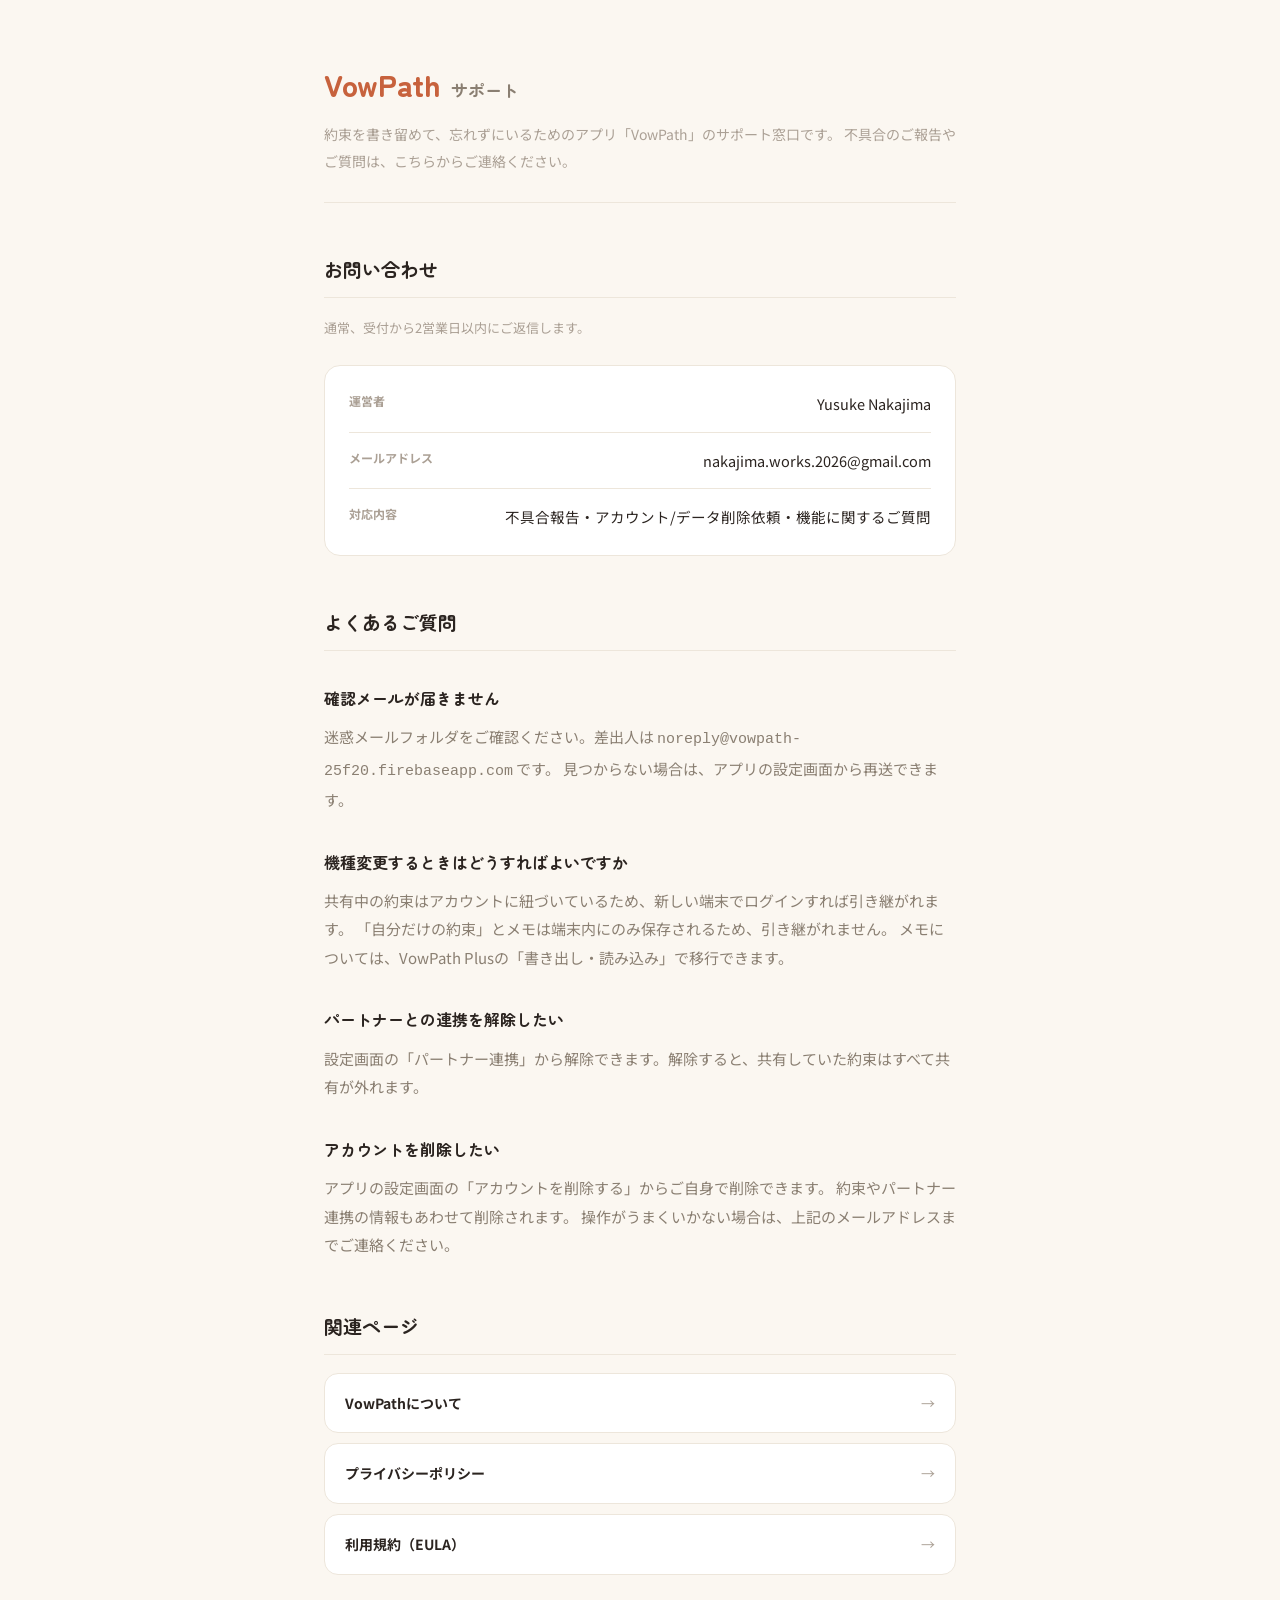
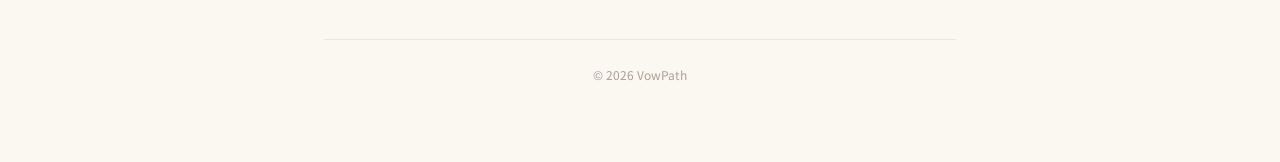
<file: VowPath/support.html>
<!doctype html>
<html lang="ja">
<meta charset="utf-8">
<meta name="viewport" content="width=device-width, initial-scale=1">
<title>VowPath サポート・お問い合わせ</title>
<link rel="icon" href="icon.png">
<link rel="stylesheet" href="https://fonts.googleapis.com/css2?family=Zen+Maru+Gothic:wght@500;700;900&family=Noto+Sans+JP:wght@400;500;700&display=swap">
<link rel="stylesheet" href="style.css">

<div class="wrap">
  <header class="page">
    <p class="wordmark"><span class="name">VowPath</span><span class="kind">サポート</span></p>
    <p class="lede">
      約束を書き留めて、忘れずにいるためのアプリ「VowPath」のサポート窓口です。
      不具合のご報告やご質問は、こちらからご連絡ください。
    </p>
  </header>

  <section>
    <h2>お問い合わせ</h2>
    <p class="updated">通常、受付から2営業日以内にご返信します。</p>

    <div class="contact-card">
      <div class="contact-row">
        <span class="label">運営者</span>
        <span class="value">Yusuke Nakajima</span>
      </div>
      <div class="contact-row">
        <span class="label">メールアドレス</span>
        <span class="value">nakajima.works.2026@gmail.com</span>
      </div>
      <div class="contact-row">
        <span class="label">対応内容</span>
        <span class="value">不具合報告・アカウント/データ削除依頼・機能に関するご質問</span>
      </div>
    </div>
  </section>

  <section>
    <h2>よくあるご質問</h2>

    <h3>確認メールが届きません</h3>
    <p>
      迷惑メールフォルダをご確認ください。差出人は
      <code>noreply@vowpath-25f20.firebaseapp.com</code> です。
      見つからない場合は、アプリの設定画面から再送できます。
    </p>

    <h3>機種変更するときはどうすればよいですか</h3>
    <p>
      共有中の約束はアカウントに紐づいているため、新しい端末でログインすれば引き継がれます。
      「自分だけの約束」とメモは端末内にのみ保存されるため、引き継がれません。
      メモについては、VowPath Plusの「書き出し・読み込み」で移行できます。
    </p>

    <h3>パートナーとの連携を解除したい</h3>
    <p>
      設定画面の「パートナー連携」から解除できます。解除すると、共有していた約束はすべて共有が外れます。
    </p>

    <h3>アカウントを削除したい</h3>
    <p>
      アプリの設定画面の「アカウントを削除する」からご自身で削除できます。
      約束やパートナー連携の情報もあわせて削除されます。
      操作がうまくいかない場合は、上記のメールアドレスまでご連絡ください。
    </p>
  </section>

  <section>
    <h2>関連ページ</h2>
    <nav class="links">
      <a href="./">VowPathについて<span class="arrow">→</span></a>
      <a href="privacy.html">プライバシーポリシー<span class="arrow">→</span></a>
      <a href="https://www.apple.com/legal/internet-services/itunes/dev/stdeula/">利用規約（EULA）<span class="arrow">→</span></a>
    </nav>
  </section>

  <footer>&copy; 2026 VowPath</footer>
</div>
</file>
<file: Itteki/style.css>
/* イッテキ！の公開ページ共通スタイル（index / support / privacy）。色はアプリに合わせて紺を基調にする */

:root {
  --paper: #F4F6FA;
  --card: #FFFFFF;
  --ink: #1A2233;
  --ink-soft: #4A5466;
  --muted: #6B7485;
  --line: #E4E7EC;
  --accent: #2F5D8C;
  --accent-soft: #E3ECF6;
  --green: #2E7D4F;
}

@media (prefers-color-scheme: dark) {
  :root:not([data-theme="light"]) {
    --paper: #12161F;
    --card: #1B2130;
    --ink: #EEF1F5;
    --ink-soft: #B9C2D0;
    --muted: #8D97A8;
    --line: #2C3445;
    --accent: #8FB4DD;
    --accent-soft: #22324A;
    --green: #6FBF8E;
  }
}

:root[data-theme="dark"] {
  --paper: #12161F;
  --card: #1B2130;
  --ink: #EEF1F5;
  --ink-soft: #B9C2D0;
  --muted: #8D97A8;
  --line: #2C3445;
  --accent: #8FB4DD;
  --accent-soft: #22324A;
  --green: #6FBF8E;
}

* { box-sizing: border-box; }

body {
  margin: 0;
  background: var(--paper);
  color: var(--ink);
  font-family: "Noto Sans JP", "Hiragino Sans", sans-serif;
  line-height: 1.9;
  -webkit-font-smoothing: antialiased;
}

a { color: var(--accent); }

.wrap { max-width: 680px; margin: 0 auto; padding: 0 24px 80px; }

/* --- トップページのヒーロー --- */

header.hero { text-align: center; padding: 72px 0 40px; }

header.hero img.icon {
  width: 96px;
  height: 96px;
  border-radius: 22px;
  display: block;
  margin: 0 auto 20px;
}

h1 {
  font-family: "Zen Maru Gothic", "Hiragino Maru Gothic ProN", sans-serif;
  font-weight: 900;
  font-size: 34px;
  margin: 0 0 2px;
  letter-spacing: 0.01em;
}

.reading { font-size: 13px; color: var(--muted); margin: 0 0 18px; }

.tagline {
  font-family: "Zen Maru Gothic", sans-serif;
  font-weight: 700;
  font-size: 17px;
  color: var(--ink-soft);
  margin: 0;
}

.status {
  display: inline-block;
  margin-top: 24px;
  background: var(--accent-soft);
  color: var(--accent);
  border-radius: 999px;
  padding: 8px 18px;
  font-size: 13px;
  font-weight: 700;
}

/* --- 下層ページのヘッダー --- */

header.page {
  padding: 56px 0 28px;
  border-bottom: 1px solid var(--line);
  margin-bottom: 8px;
}

header.page .wordmark {
  display: flex;
  align-items: baseline;
  gap: 10px;
  margin: 0 0 6px;
}

header.page .wordmark .name {
  font-family: "Zen Maru Gothic", "Hiragino Maru Gothic ProN", sans-serif;
  font-weight: 900;
  font-size: 30px;
  color: var(--accent);
}

header.page .wordmark .kind {
  font-family: "Zen Maru Gothic", sans-serif;
  font-weight: 700;
  font-size: 17px;
  color: var(--ink-soft);
}

header.page .lede {
  margin: 8px 0 0;
  color: var(--muted);
  font-size: 14px;
}

/* --- 本文 --- */

section { margin-top: 48px; }

h2 {
  font-family: "Zen Maru Gothic", sans-serif;
  font-weight: 700;
  font-size: 19px;
  margin: 0 0 18px;
  padding-bottom: 10px;
  border-bottom: 1px solid var(--line);
}

h3 {
  font-family: "Zen Maru Gothic", sans-serif;
  font-size: 16px;
  font-weight: 700;
  margin: 32px 0 10px;
  color: var(--ink);
}

p { font-size: 15px; color: var(--ink-soft); margin: 0 0 16px; }
p.lead { color: var(--ink); }
p.updated { font-size: 13px; color: var(--muted); margin: 0 0 24px; }

ul { padding-left: 1.3em; margin: 8px 0 16px; }
li { font-size: 15px; color: var(--ink-soft); margin: 4px 0; }

/* --- 機能カード（トップページ） --- */

.features { display: grid; gap: 14px; }

.feature {
  background: var(--card);
  border: 1px solid var(--line);
  border-radius: 16px;
  padding: 18px 20px;
}

.feature h3 { font-size: 15px; margin: 0 0 6px; }
.feature p { font-size: 13.5px; margin: 0; line-height: 1.8; }

/* --- 表 --- */

.table-scroll { overflow-x: auto; }

table {
  width: 100%;
  border-collapse: collapse;
  font-size: 14px;
  margin: 8px 0 16px;
}

table th, table td {
  text-align: left;
  padding: 12px 14px;
  border-bottom: 1px solid var(--line);
  vertical-align: top;
}

table th { color: var(--muted); font-size: 12px; font-weight: 700; }
table td { color: var(--ink-soft); }
table td.name { color: var(--ink); font-weight: 700; }

/* --- 注記 --- */

.note {
  background: var(--accent-soft);
  border-radius: 12px;
  padding: 14px 16px;
  font-size: 13.5px;
  color: var(--ink-soft);
  margin: 18px 0;
}

/* --- 連絡先カード --- */

.contact-card {
  background: var(--card);
  border: 1px solid var(--line);
  border-radius: 16px;
  padding: 24px;
  display: grid;
  gap: 14px;
}

.contact-row {
  display: flex;
  justify-content: space-between;
  gap: 16px;
  padding-bottom: 14px;
  border-bottom: 1px solid var(--line);
}

.contact-row:last-child { border-bottom: none; padding-bottom: 0; }
.contact-row .label { font-size: 12px; color: var(--muted); font-weight: 700; }
.contact-row .value { font-size: 14.5px; color: var(--ink); text-align: right; }

/* --- リンク一覧 --- */

nav.links { display: grid; gap: 10px; }

nav.links a {
  display: flex;
  justify-content: space-between;
  align-items: center;
  gap: 12px;
  background: var(--card);
  border: 1px solid var(--line);
  border-radius: 14px;
  padding: 16px 20px;
  text-decoration: none;
  color: var(--ink);
  font-size: 14px;
  font-weight: 700;
}

nav.links a:hover { border-color: var(--accent); color: var(--accent); }
nav.links a span.arrow { color: var(--muted); font-weight: 400; }

/* --- フッター --- */

footer {
  margin-top: 64px;
  padding-top: 24px;
  border-top: 1px solid var(--line);
  font-size: 12px;
  color: var(--muted);
  text-align: center;
}

@media (max-width: 520px) {
  header.hero { padding: 48px 0 32px; }
  h1 { font-size: 28px; }
  .tagline { font-size: 15px; }
  header.page .wordmark { flex-direction: column; gap: 2px; }
  .contact-row { flex-direction: column; }
  .contact-row .value { text-align: left; }
}
</file>
<file: PAKATTO/style.css>
/* PAKATTO の公開ページ共通スタイル（index / support / privacy） */

:root {
  --paper: #FFF8EE;
  --card: #FFFFFF;
  --ink: #2B2420;
  --ink-soft: #8A7F72;
  --muted: #ABA095;
  --line: #EDE6DB;
  --accent: #E5703A;
  --accent-soft: #FFEBDD;
  --green: #3F9E5E;
}

@media (prefers-color-scheme: dark) {
  :root:not([data-theme="light"]) {
    --paper: #1A1614;
    --card: #241E1B;
    --ink: #F2EBE3;
    --ink-soft: #B5A99B;
    --muted: #8A7F72;
    --line: #3A312C;
    --accent: #E0805C;
    --accent-soft: #3A2620;
    --green: #6FA891;
  }
}

:root[data-theme="dark"] {
  --paper: #1A1614;
  --card: #241E1B;
  --ink: #F2EBE3;
  --ink-soft: #B5A99B;
  --muted: #8A7F72;
  --line: #3A312C;
  --accent: #E0805C;
  --accent-soft: #3A2620;
  --green: #6FA891;
}

* { box-sizing: border-box; }

body {
  margin: 0;
  background: var(--paper);
  color: var(--ink);
  font-family: "Noto Sans JP", "Hiragino Sans", sans-serif;
  line-height: 1.9;
  -webkit-font-smoothing: antialiased;
}

a { color: var(--accent); }

.wrap { max-width: 680px; margin: 0 auto; padding: 0 24px 80px; }

/* --- トップページのヒーロー --- */

header.hero { text-align: center; padding: 72px 0 40px; }

header.hero img.icon {
  width: 96px;
  height: 96px;
  border-radius: 22px;
  display: block;
  margin: 0 auto 20px;
}

h1 {
  font-family: "Zen Maru Gothic", "Hiragino Maru Gothic ProN", sans-serif;
  font-weight: 900;
  font-size: 34px;
  margin: 0 0 2px;
  letter-spacing: 0.01em;
}

.reading { font-size: 13px; color: var(--muted); margin: 0 0 18px; }

.tagline {
  font-family: "Zen Maru Gothic", sans-serif;
  font-weight: 700;
  font-size: 17px;
  color: var(--ink-soft);
  margin: 0;
}

.status {
  display: inline-block;
  margin-top: 24px;
  background: var(--accent-soft);
  color: var(--accent);
  border-radius: 999px;
  padding: 8px 18px;
  font-size: 13px;
  font-weight: 700;
}

/* --- 下層ページのヘッダー --- */

header.page {
  padding: 56px 0 28px;
  border-bottom: 1px solid var(--line);
  margin-bottom: 8px;
}

header.page .wordmark {
  display: flex;
  align-items: baseline;
  gap: 10px;
  margin: 0 0 6px;
}

header.page .wordmark .name {
  font-family: "Zen Maru Gothic", "Hiragino Maru Gothic ProN", sans-serif;
  font-weight: 900;
  font-size: 30px;
  color: var(--accent);
}

header.page .wordmark .kind {
  font-family: "Zen Maru Gothic", sans-serif;
  font-weight: 700;
  font-size: 17px;
  color: var(--ink-soft);
}

header.page .lede {
  margin: 8px 0 0;
  color: var(--muted);
  font-size: 14px;
}

/* --- 本文 --- */

section { margin-top: 48px; }

h2 {
  font-family: "Zen Maru Gothic", sans-serif;
  font-weight: 700;
  font-size: 19px;
  margin: 0 0 18px;
  padding-bottom: 10px;
  border-bottom: 1px solid var(--line);
}

h3 {
  font-family: "Zen Maru Gothic", sans-serif;
  font-size: 16px;
  font-weight: 700;
  margin: 32px 0 10px;
  color: var(--ink);
}

p { font-size: 15px; color: var(--ink-soft); margin: 0 0 16px; }
p.lead { color: var(--ink); }
p.updated { font-size: 13px; color: var(--muted); margin: 0 0 24px; }

ul { padding-left: 1.3em; margin: 8px 0 16px; }
li { font-size: 15px; color: var(--ink-soft); margin: 4px 0; }

/* --- 機能カード（トップページ） --- */

.features { display: grid; gap: 14px; }

.feature {
  background: var(--card);
  border: 1px solid var(--line);
  border-radius: 16px;
  padding: 18px 20px;
}

.feature h3 { font-size: 15px; margin: 0 0 6px; }
.feature p { font-size: 13.5px; margin: 0; line-height: 1.8; }

/* --- 表 --- */

.table-scroll { overflow-x: auto; }

table {
  width: 100%;
  border-collapse: collapse;
  font-size: 14px;
  margin: 8px 0 16px;
}

table th, table td {
  text-align: left;
  padding: 12px 14px;
  border-bottom: 1px solid var(--line);
  vertical-align: top;
}

table th { color: var(--muted); font-size: 12px; font-weight: 700; }
table td { color: var(--ink-soft); }
table td.name { color: var(--ink); font-weight: 700; }

/* --- 注記 --- */

.note {
  background: var(--accent-soft);
  border-radius: 12px;
  padding: 14px 16px;
  font-size: 13.5px;
  color: var(--ink-soft);
  margin: 18px 0;
}

/* --- 連絡先カード --- */

.contact-card {
  background: var(--card);
  border: 1px solid var(--line);
  border-radius: 16px;
  padding: 24px;
  display: grid;
  gap: 14px;
}

.contact-row {
  display: flex;
  justify-content: space-between;
  gap: 16px;
  padding-bottom: 14px;
  border-bottom: 1px solid var(--line);
}

.contact-row:last-child { border-bottom: none; padding-bottom: 0; }
.contact-row .label { font-size: 12px; color: var(--muted); font-weight: 700; }
.contact-row .value { font-size: 14.5px; color: var(--ink); text-align: right; }

/* --- リンク一覧 --- */

nav.links { display: grid; gap: 10px; }

nav.links a {
  display: flex;
  justify-content: space-between;
  align-items: center;
  gap: 12px;
  background: var(--card);
  border: 1px solid var(--line);
  border-radius: 14px;
  padding: 16px 20px;
  text-decoration: none;
  color: var(--ink);
  font-size: 14px;
  font-weight: 700;
}

nav.links a:hover { border-color: var(--accent); color: var(--accent); }
nav.links a span.arrow { color: var(--muted); font-weight: 400; }

/* --- フッター --- */

footer {
  margin-top: 64px;
  padding-top: 24px;
  border-top: 1px solid var(--line);
  font-size: 12px;
  color: var(--muted);
  text-align: center;
}

@media (max-width: 520px) {
  header.hero { padding: 48px 0 32px; }
  h1 { font-size: 28px; }
  .tagline { font-size: 15px; }
  header.page .wordmark { flex-direction: column; gap: 2px; }
  .contact-row { flex-direction: column; }
  .contact-row .value { text-align: left; }
}
</file>
<file: RemiToDo/style.css>
/* VowPath の公開ページ共通スタイル（index / support / privacy） */

:root {
  --paper: #FBF7F1;
  --card: #FFFFFF;
  --ink: #2B2420;
  --ink-soft: #8A7F72;
  --muted: #ABA095;
  --line: #EDE6DB;
  --accent: #C7623D;
  --accent-soft: #F5E9E1;
  --green: #3E6B5C;
}

@media (prefers-color-scheme: dark) {
  :root:not([data-theme="light"]) {
    --paper: #1A1614;
    --card: #241E1B;
    --ink: #F2EBE3;
    --ink-soft: #B5A99B;
    --muted: #8A7F72;
    --line: #3A312C;
    --accent: #E0805C;
    --accent-soft: #3A2620;
    --green: #6FA891;
  }
}

:root[data-theme="dark"] {
  --paper: #1A1614;
  --card: #241E1B;
  --ink: #F2EBE3;
  --ink-soft: #B5A99B;
  --muted: #8A7F72;
  --line: #3A312C;
  --accent: #E0805C;
  --accent-soft: #3A2620;
  --green: #6FA891;
}

* { box-sizing: border-box; }

body {
  margin: 0;
  background: var(--paper);
  color: var(--ink);
  font-family: "Noto Sans JP", "Hiragino Sans", sans-serif;
  line-height: 1.9;
  -webkit-font-smoothing: antialiased;
}

a { color: var(--accent); }

.wrap { max-width: 680px; margin: 0 auto; padding: 0 24px 80px; }

/* --- トップページのヒーロー --- */

header.hero { text-align: center; padding: 72px 0 40px; }

header.hero img.icon {
  width: 96px;
  height: 96px;
  border-radius: 22px;
  display: block;
  margin: 0 auto 20px;
}

h1 {
  font-family: "Zen Maru Gothic", "Hiragino Maru Gothic ProN", sans-serif;
  font-weight: 900;
  font-size: 34px;
  margin: 0 0 2px;
  letter-spacing: 0.01em;
}

.reading { font-size: 13px; color: var(--muted); margin: 0 0 18px; }

.tagline {
  font-family: "Zen Maru Gothic", sans-serif;
  font-weight: 700;
  font-size: 17px;
  color: var(--ink-soft);
  margin: 0;
}

.status {
  display: inline-block;
  margin-top: 24px;
  background: var(--accent-soft);
  color: var(--accent);
  border-radius: 999px;
  padding: 8px 18px;
  font-size: 13px;
  font-weight: 700;
}

/* --- 下層ページのヘッダー --- */

header.page {
  padding: 56px 0 28px;
  border-bottom: 1px solid var(--line);
  margin-bottom: 8px;
}

header.page .wordmark {
  display: flex;
  align-items: baseline;
  gap: 10px;
  margin: 0 0 6px;
}

header.page .wordmark .name {
  font-family: "Zen Maru Gothic", "Hiragino Maru Gothic ProN", sans-serif;
  font-weight: 900;
  font-size: 30px;
  color: var(--accent);
}

header.page .wordmark .kind {
  font-family: "Zen Maru Gothic", sans-serif;
  font-weight: 700;
  font-size: 17px;
  color: var(--ink-soft);
}

header.page .lede {
  margin: 8px 0 0;
  color: var(--muted);
  font-size: 14px;
}

/* --- 本文 --- */

section { margin-top: 48px; }

h2 {
  font-family: "Zen Maru Gothic", sans-serif;
  font-weight: 700;
  font-size: 19px;
  margin: 0 0 18px;
  padding-bottom: 10px;
  border-bottom: 1px solid var(--line);
}

h3 {
  font-family: "Zen Maru Gothic", sans-serif;
  font-size: 16px;
  font-weight: 700;
  margin: 32px 0 10px;
  color: var(--ink);
}

p { font-size: 15px; color: var(--ink-soft); margin: 0 0 16px; }
p.lead { color: var(--ink); }
p.updated { font-size: 13px; color: var(--muted); margin: 0 0 24px; }

ul { padding-left: 1.3em; margin: 8px 0 16px; }
li { font-size: 15px; color: var(--ink-soft); margin: 4px 0; }

/* --- 機能カード（トップページ） --- */

.features { display: grid; gap: 14px; }

.feature {
  background: var(--card);
  border: 1px solid var(--line);
  border-radius: 16px;
  padding: 18px 20px;
}

.feature h3 { font-size: 15px; margin: 0 0 6px; }
.feature p { font-size: 13.5px; margin: 0; line-height: 1.8; }

/* --- 表 --- */

.table-scroll { overflow-x: auto; }

table {
  width: 100%;
  border-collapse: collapse;
  font-size: 14px;
  margin: 8px 0 16px;
}

table th, table td {
  text-align: left;
  padding: 12px 14px;
  border-bottom: 1px solid var(--line);
  vertical-align: top;
}

table th { color: var(--muted); font-size: 12px; font-weight: 700; }
table td { color: var(--ink-soft); }
table td.name { color: var(--ink); font-weight: 700; }

/* --- 注記 --- */

.note {
  background: var(--accent-soft);
  border-radius: 12px;
  padding: 14px 16px;
  font-size: 13.5px;
  color: var(--ink-soft);
  margin: 18px 0;
}

/* --- 連絡先カード --- */

.contact-card {
  background: var(--card);
  border: 1px solid var(--line);
  border-radius: 16px;
  padding: 24px;
  display: grid;
  gap: 14px;
}

.contact-row {
  display: flex;
  justify-content: space-between;
  gap: 16px;
  padding-bottom: 14px;
  border-bottom: 1px solid var(--line);
}

.contact-row:last-child { border-bottom: none; padding-bottom: 0; }
.contact-row .label { font-size: 12px; color: var(--muted); font-weight: 700; }
.contact-row .value { font-size: 14.5px; color: var(--ink); text-align: right; }

/* --- リンク一覧 --- */

nav.links { display: grid; gap: 10px; }

nav.links a {
  display: flex;
  justify-content: space-between;
  align-items: center;
  gap: 12px;
  background: var(--card);
  border: 1px solid var(--line);
  border-radius: 14px;
  padding: 16px 20px;
  text-decoration: none;
  color: var(--ink);
  font-size: 14px;
  font-weight: 700;
}

nav.links a:hover { border-color: var(--accent); color: var(--accent); }
nav.links a span.arrow { color: var(--muted); font-weight: 400; }

/* --- フッター --- */

footer {
  margin-top: 64px;
  padding-top: 24px;
  border-top: 1px solid var(--line);
  font-size: 12px;
  color: var(--muted);
  text-align: center;
}

@media (max-width: 520px) {
  header.hero { padding: 48px 0 32px; }
  h1 { font-size: 28px; }
  .tagline { font-size: 15px; }
  header.page .wordmark { flex-direction: column; gap: 2px; }
  .contact-row { flex-direction: column; }
  .contact-row .value { text-align: left; }
}
</file>
<file: VowPath/style.css>
/* VowPath の公開ページ共通スタイル（index / support / privacy） */

:root {
  --paper: #FBF7F1;
  --card: #FFFFFF;
  --ink: #2B2420;
  --ink-soft: #8A7F72;
  --muted: #ABA095;
  --line: #EDE6DB;
  --accent: #C7623D;
  --accent-soft: #F5E9E1;
  --green: #3E6B5C;
}

@media (prefers-color-scheme: dark) {
  :root:not([data-theme="light"]) {
    --paper: #1A1614;
    --card: #241E1B;
    --ink: #F2EBE3;
    --ink-soft: #B5A99B;
    --muted: #8A7F72;
    --line: #3A312C;
    --accent: #E0805C;
    --accent-soft: #3A2620;
    --green: #6FA891;
  }
}

:root[data-theme="dark"] {
  --paper: #1A1614;
  --card: #241E1B;
  --ink: #F2EBE3;
  --ink-soft: #B5A99B;
  --muted: #8A7F72;
  --line: #3A312C;
  --accent: #E0805C;
  --accent-soft: #3A2620;
  --green: #6FA891;
}

* { box-sizing: border-box; }

body {
  margin: 0;
  background: var(--paper);
  color: var(--ink);
  font-family: "Noto Sans JP", "Hiragino Sans", sans-serif;
  line-height: 1.9;
  -webkit-font-smoothing: antialiased;
}

a { color: var(--accent); }

.wrap { max-width: 680px; margin: 0 auto; padding: 0 24px 80px; }

/* --- トップページのヒーロー --- */

header.hero { text-align: center; padding: 72px 0 40px; }

header.hero img.icon {
  width: 96px;
  height: 96px;
  border-radius: 22px;
  display: block;
  margin: 0 auto 20px;
}

h1 {
  font-family: "Zen Maru Gothic", "Hiragino Maru Gothic ProN", sans-serif;
  font-weight: 900;
  font-size: 34px;
  margin: 0 0 2px;
  letter-spacing: 0.01em;
}

.reading { font-size: 13px; color: var(--muted); margin: 0 0 18px; }

.tagline {
  font-family: "Zen Maru Gothic", sans-serif;
  font-weight: 700;
  font-size: 17px;
  color: var(--ink-soft);
  margin: 0;
}

.status {
  display: inline-block;
  margin-top: 24px;
  background: var(--accent-soft);
  color: var(--accent);
  border-radius: 999px;
  padding: 8px 18px;
  font-size: 13px;
  font-weight: 700;
}

/* --- 下層ページのヘッダー --- */

header.page {
  padding: 56px 0 28px;
  border-bottom: 1px solid var(--line);
  margin-bottom: 8px;
}

header.page .wordmark {
  display: flex;
  align-items: baseline;
  gap: 10px;
  margin: 0 0 6px;
}

header.page .wordmark .name {
  font-family: "Zen Maru Gothic", "Hiragino Maru Gothic ProN", sans-serif;
  font-weight: 900;
  font-size: 30px;
  color: var(--accent);
}

header.page .wordmark .kind {
  font-family: "Zen Maru Gothic", sans-serif;
  font-weight: 700;
  font-size: 17px;
  color: var(--ink-soft);
}

header.page .lede {
  margin: 8px 0 0;
  color: var(--muted);
  font-size: 14px;
}

/* --- 本文 --- */

section { margin-top: 48px; }

h2 {
  font-family: "Zen Maru Gothic", sans-serif;
  font-weight: 700;
  font-size: 19px;
  margin: 0 0 18px;
  padding-bottom: 10px;
  border-bottom: 1px solid var(--line);
}

h3 {
  font-family: "Zen Maru Gothic", sans-serif;
  font-size: 16px;
  font-weight: 700;
  margin: 32px 0 10px;
  color: var(--ink);
}

p { font-size: 15px; color: var(--ink-soft); margin: 0 0 16px; }
p.lead { color: var(--ink); }
p.updated { font-size: 13px; color: var(--muted); margin: 0 0 24px; }

ul { padding-left: 1.3em; margin: 8px 0 16px; }
li { font-size: 15px; color: var(--ink-soft); margin: 4px 0; }

/* --- 機能カード（トップページ） --- */

.features { display: grid; gap: 14px; }

.feature {
  background: var(--card);
  border: 1px solid var(--line);
  border-radius: 16px;
  padding: 18px 20px;
}

.feature h3 { font-size: 15px; margin: 0 0 6px; }
.feature p { font-size: 13.5px; margin: 0; line-height: 1.8; }

/* --- 表 --- */

.table-scroll { overflow-x: auto; }

table {
  width: 100%;
  border-collapse: collapse;
  font-size: 14px;
  margin: 8px 0 16px;
}

table th, table td {
  text-align: left;
  padding: 12px 14px;
  border-bottom: 1px solid var(--line);
  vertical-align: top;
}

table th { color: var(--muted); font-size: 12px; font-weight: 700; }
table td { color: var(--ink-soft); }
table td.name { color: var(--ink); font-weight: 700; }

/* --- 注記 --- */

.note {
  background: var(--accent-soft);
  border-radius: 12px;
  padding: 14px 16px;
  font-size: 13.5px;
  color: var(--ink-soft);
  margin: 18px 0;
}

/* --- 連絡先カード --- */

.contact-card {
  background: var(--card);
  border: 1px solid var(--line);
  border-radius: 16px;
  padding: 24px;
  display: grid;
  gap: 14px;
}

.contact-row {
  display: flex;
  justify-content: space-between;
  gap: 16px;
  padding-bottom: 14px;
  border-bottom: 1px solid var(--line);
}

.contact-row:last-child { border-bottom: none; padding-bottom: 0; }
.contact-row .label { font-size: 12px; color: var(--muted); font-weight: 700; }
.contact-row .value { font-size: 14.5px; color: var(--ink); text-align: right; }

/* --- リンク一覧 --- */

nav.links { display: grid; gap: 10px; }

nav.links a {
  display: flex;
  justify-content: space-between;
  align-items: center;
  gap: 12px;
  background: var(--card);
  border: 1px solid var(--line);
  border-radius: 14px;
  padding: 16px 20px;
  text-decoration: none;
  color: var(--ink);
  font-size: 14px;
  font-weight: 700;
}

nav.links a:hover { border-color: var(--accent); color: var(--accent); }
nav.links a span.arrow { color: var(--muted); font-weight: 400; }

/* --- フッター --- */

footer {
  margin-top: 64px;
  padding-top: 24px;
  border-top: 1px solid var(--line);
  font-size: 12px;
  color: var(--muted);
  text-align: center;
}

@media (max-width: 520px) {
  header.hero { padding: 48px 0 32px; }
  h1 { font-size: 28px; }
  .tagline { font-size: 15px; }
  header.page .wordmark { flex-direction: column; gap: 2px; }
  .contact-row { flex-direction: column; }
  .contact-row .value { text-align: left; }
}
</file>
